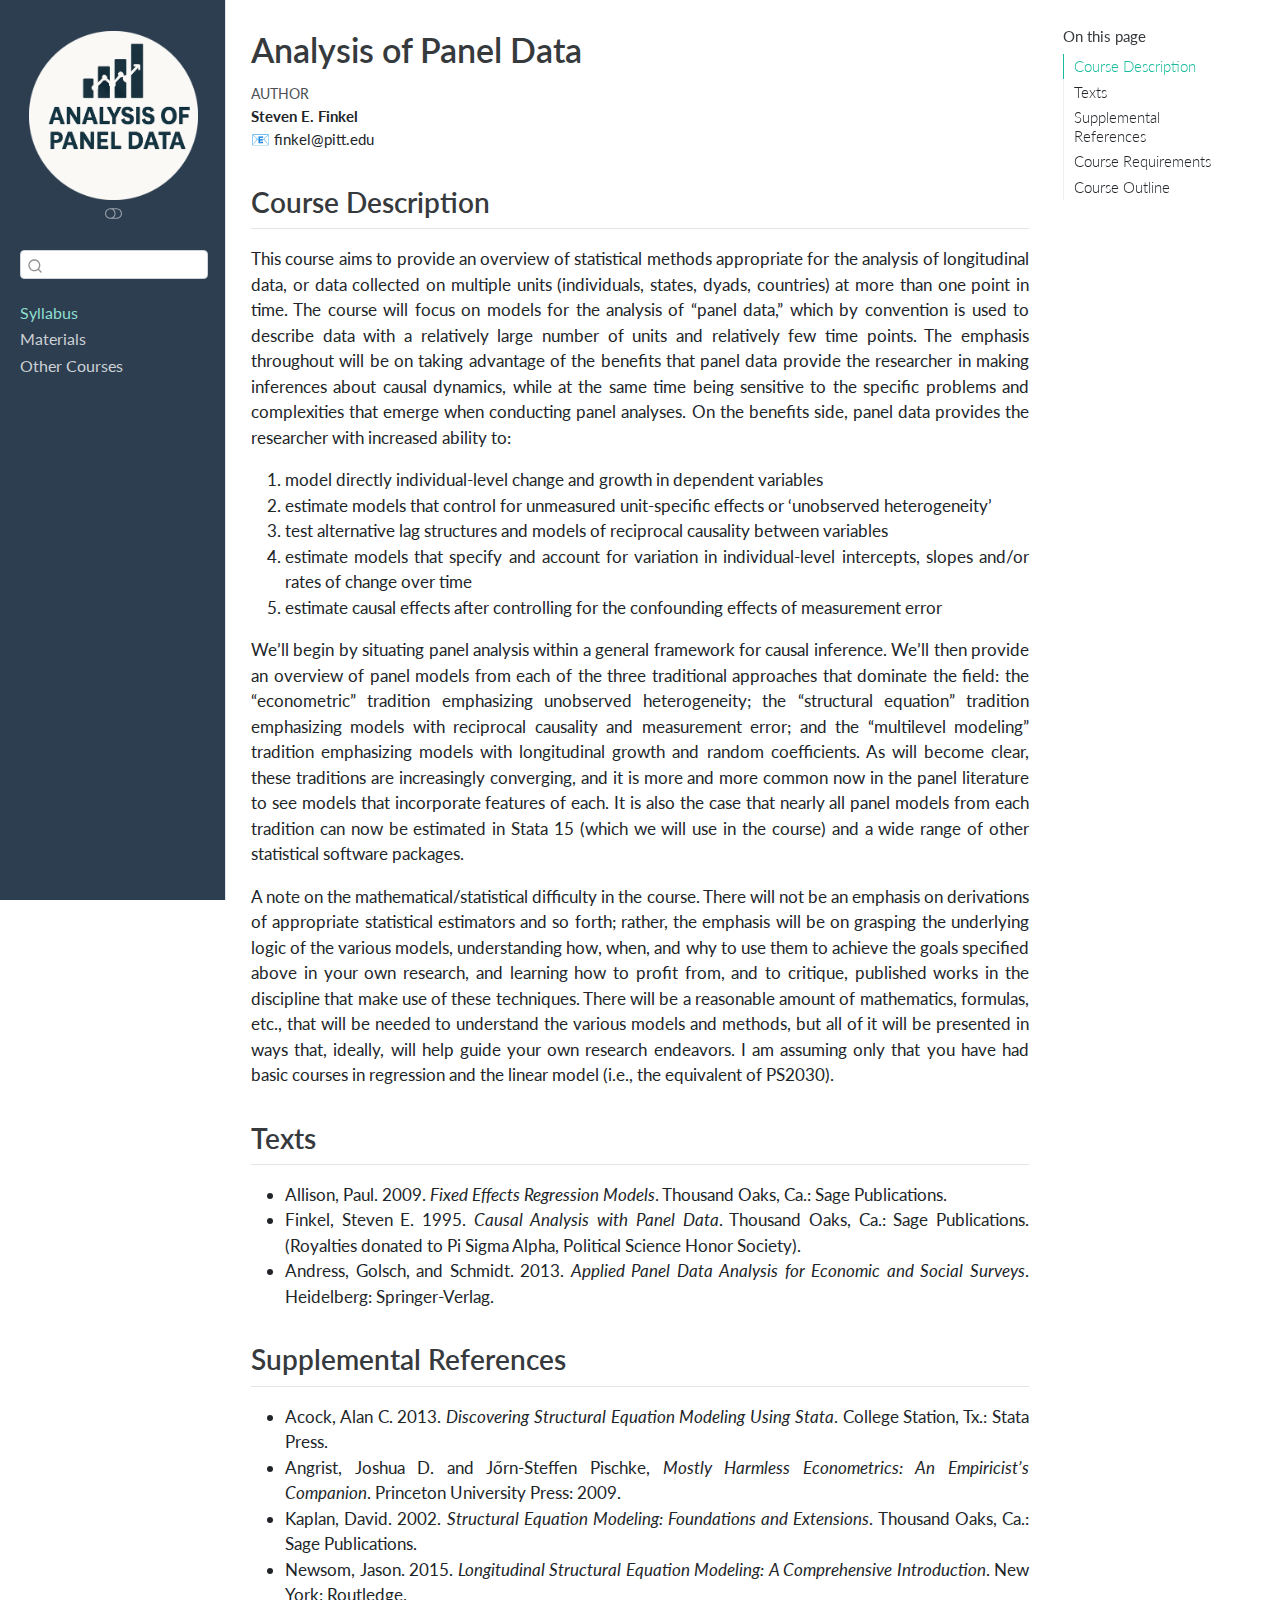
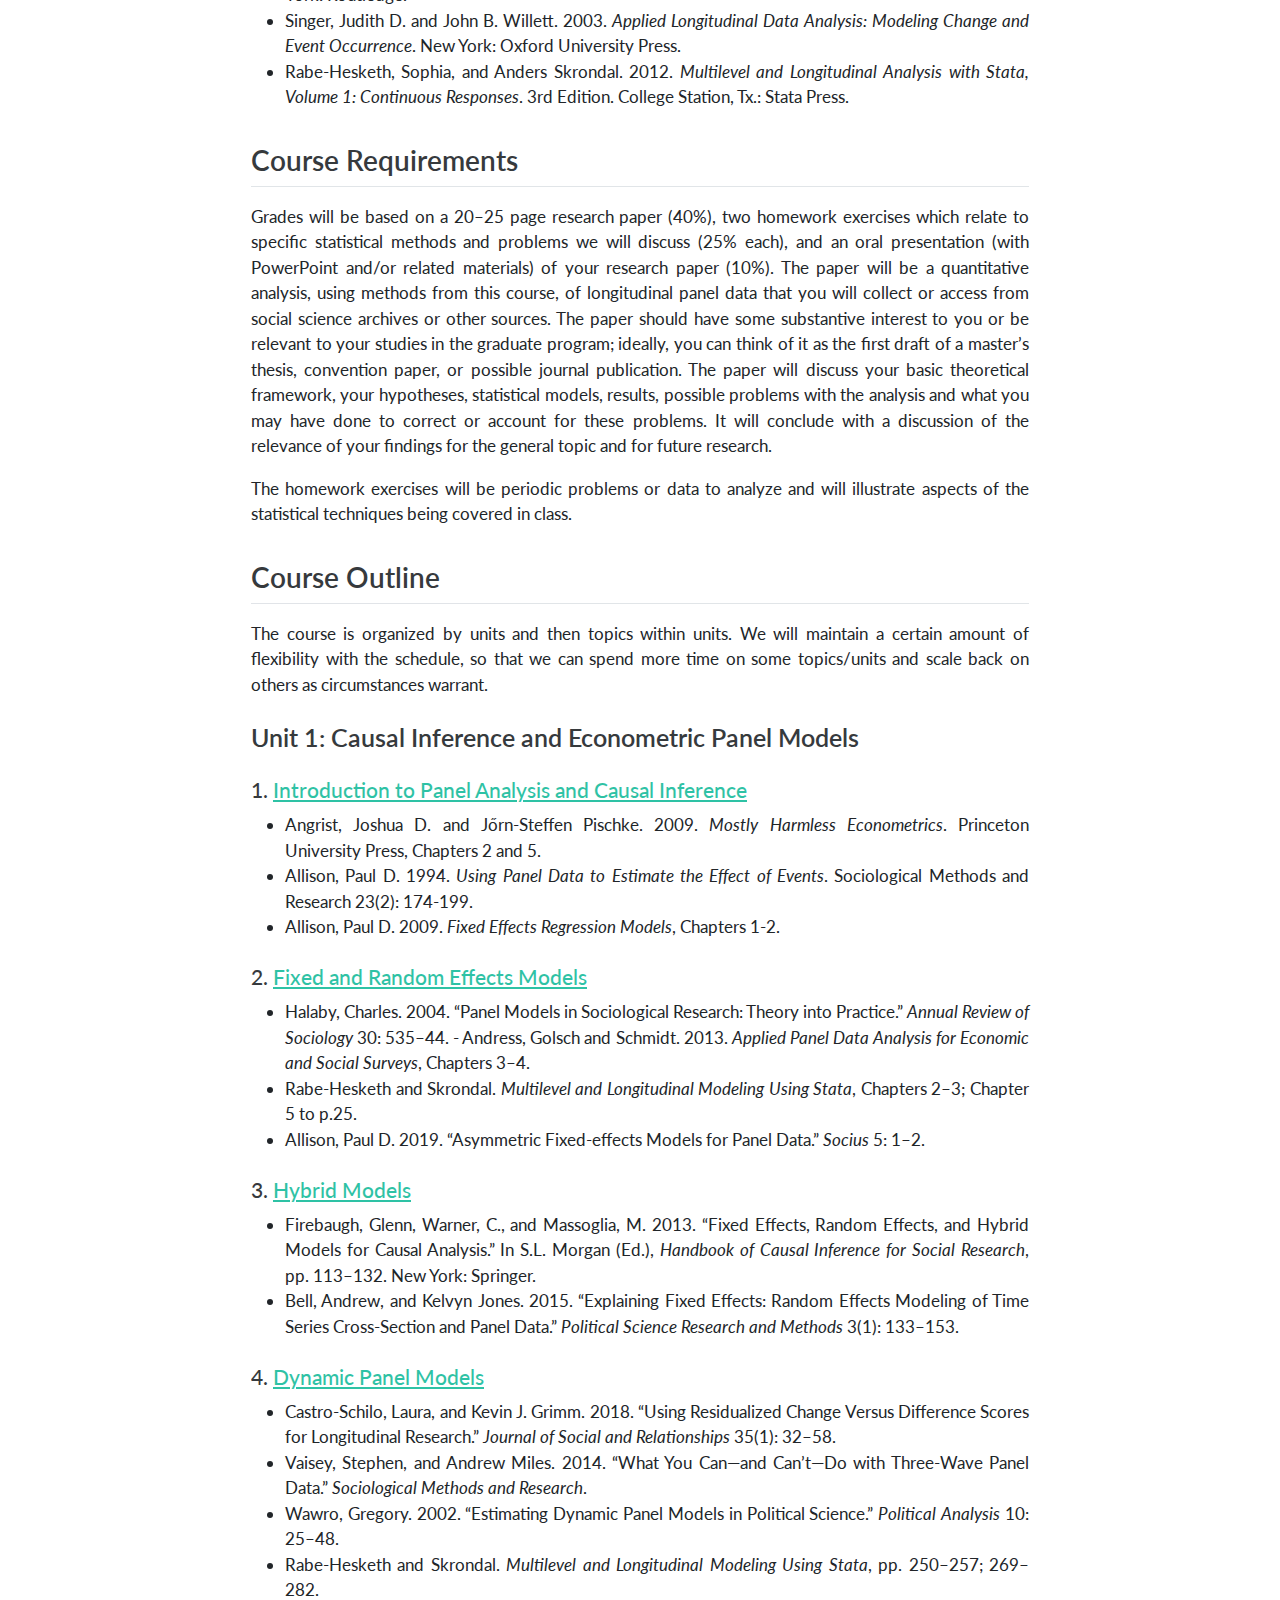
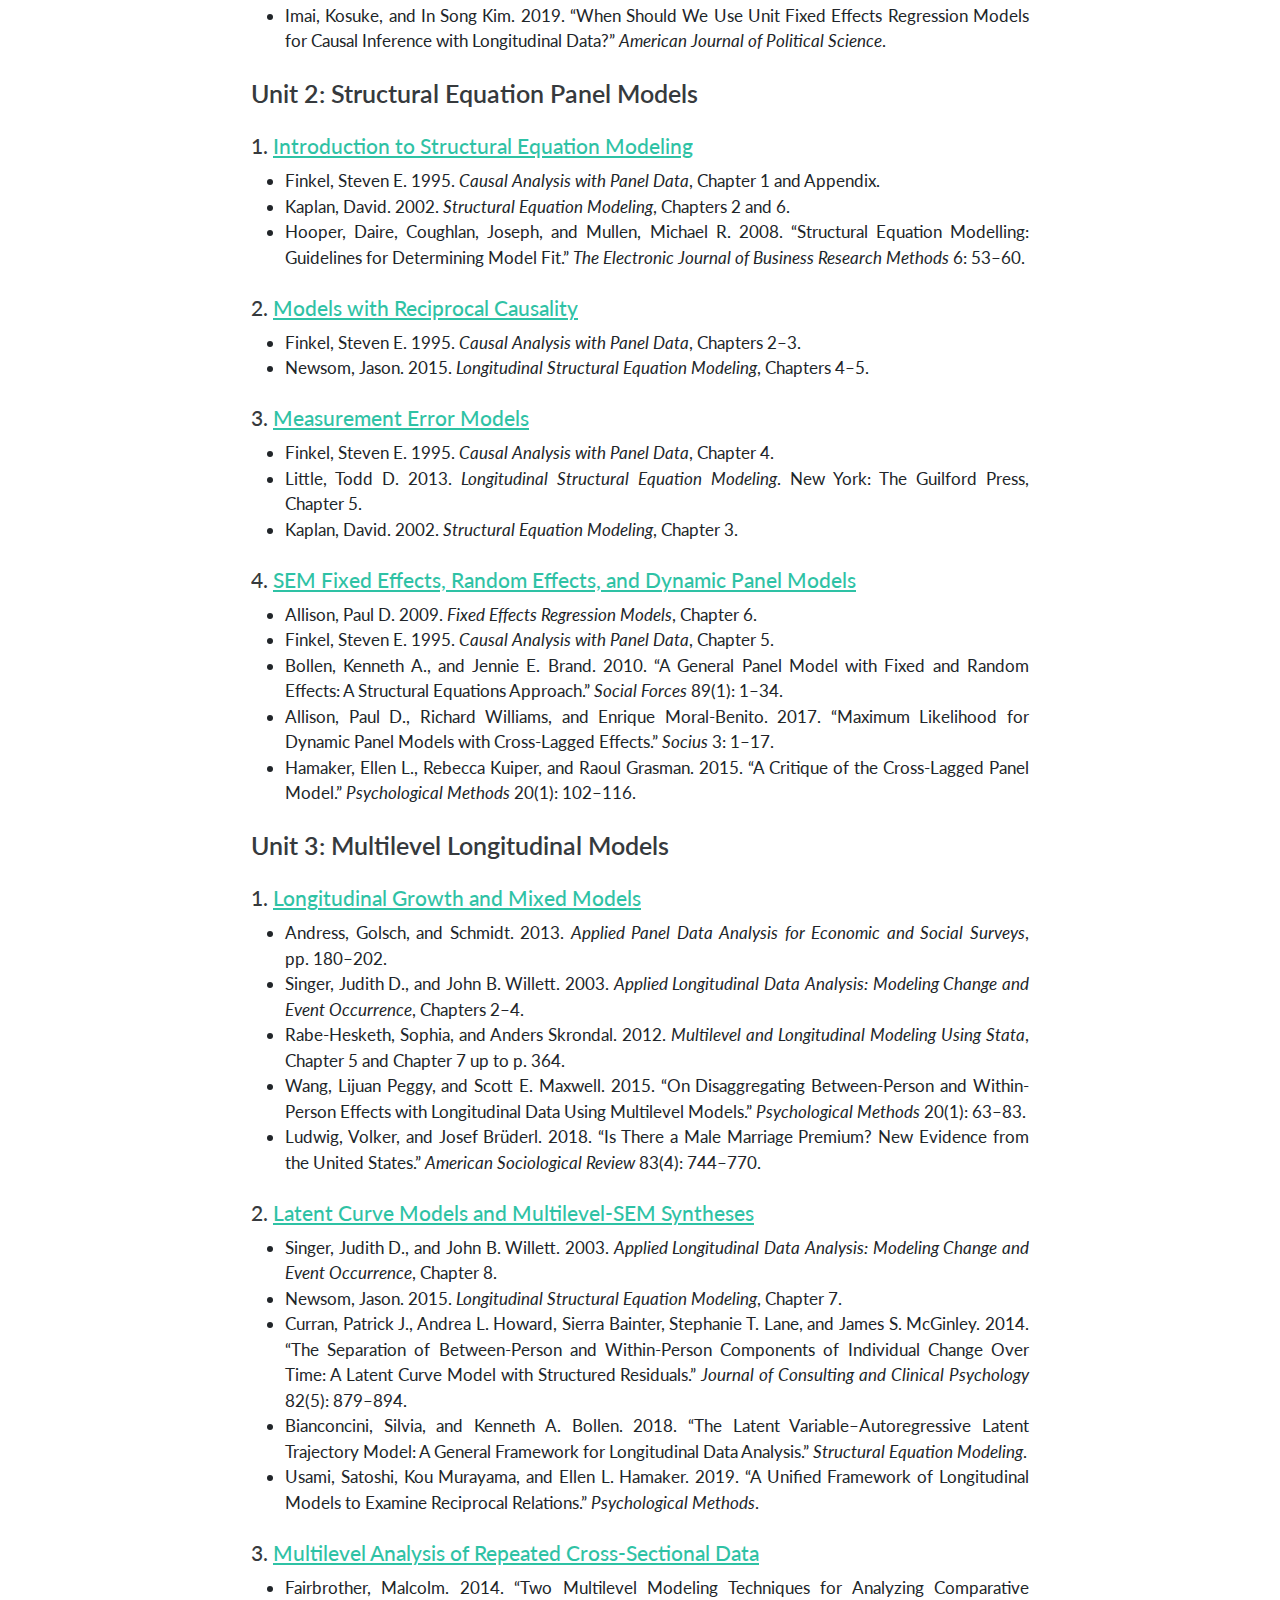
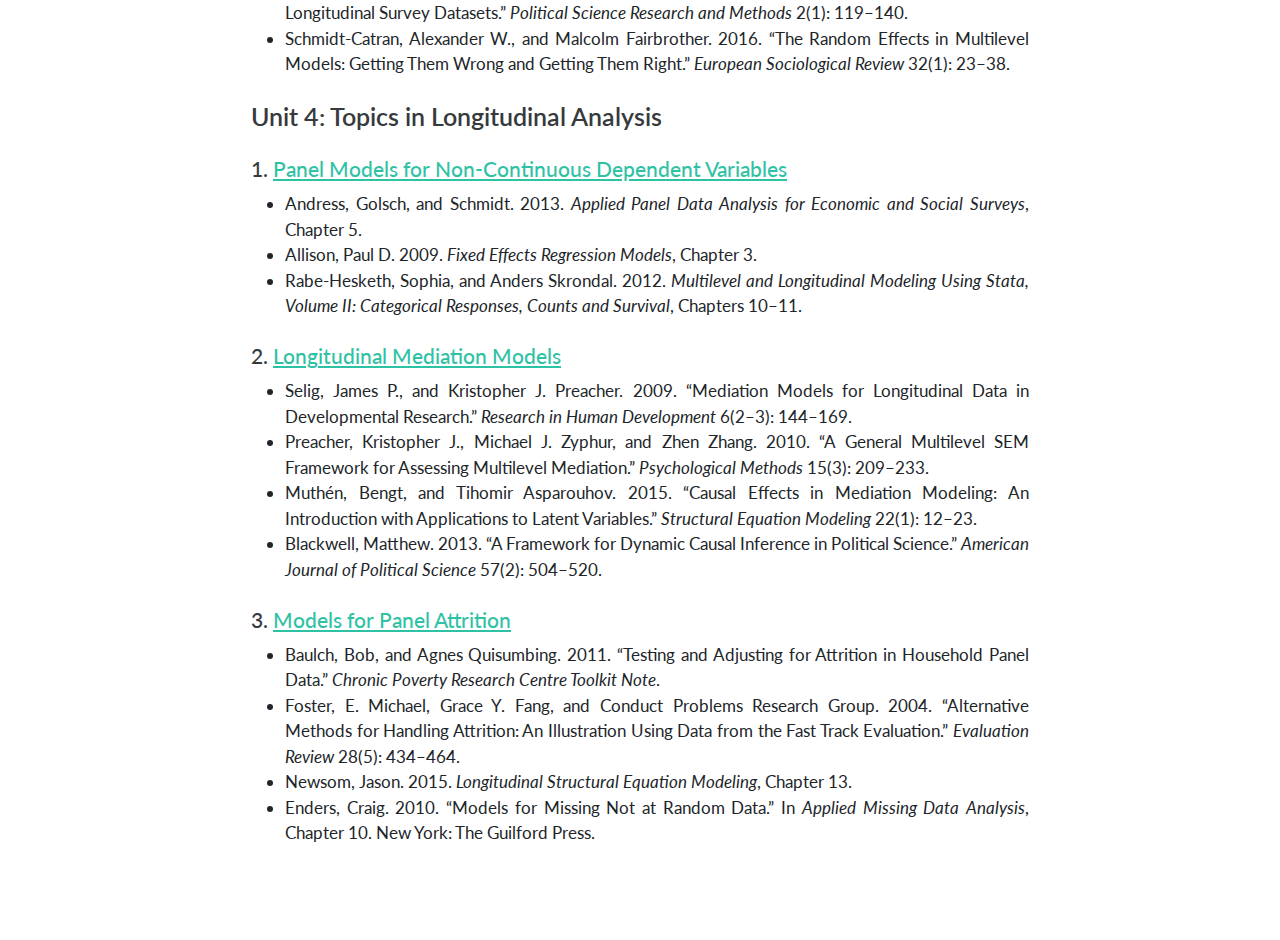
<file: docs/index.html>
<!DOCTYPE html>
<html xmlns="http://www.w3.org/1999/xhtml" lang="en" xml:lang="en"><head>

<meta charset="utf-8">
<meta name="generator" content="quarto-1.3.353">

<meta name="viewport" content="width=device-width, initial-scale=1.0, user-scalable=yes">

<meta name="author" content="Steven E. Finkel 📧 finkel@pitt.edu">

<title>Analysis of Panel Data</title>
<style>
code{white-space: pre-wrap;}
span.smallcaps{font-variant: small-caps;}
div.columns{display: flex; gap: min(4vw, 1.5em);}
div.column{flex: auto; overflow-x: auto;}
div.hanging-indent{margin-left: 1.5em; text-indent: -1.5em;}
ul.task-list{list-style: none;}
ul.task-list li input[type="checkbox"] {
  width: 0.8em;
  margin: 0 0.8em 0.2em -1em; /* quarto-specific, see https://github.com/quarto-dev/quarto-cli/issues/4556 */ 
  vertical-align: middle;
}
</style>


<script src="site_libs/quarto-nav/quarto-nav.js"></script>
<script src="site_libs/clipboard/clipboard.min.js"></script>
<script src="site_libs/quarto-search/autocomplete.umd.js"></script>
<script src="site_libs/quarto-search/fuse.min.js"></script>
<script src="site_libs/quarto-search/quarto-search.js"></script>
<meta name="quarto:offset" content="./">
<script src="site_libs/quarto-html/quarto.js"></script>
<script src="site_libs/quarto-html/popper.min.js"></script>
<script src="site_libs/quarto-html/tippy.umd.min.js"></script>
<link href="site_libs/quarto-html/tippy.css" rel="stylesheet">
<link href="site_libs/quarto-html/quarto-syntax-highlighting.css" rel="stylesheet" class="quarto-color-scheme" id="quarto-text-highlighting-styles">
<link href="site_libs/quarto-html/quarto-syntax-highlighting-dark.css" rel="prefetch" class="quarto-color-scheme quarto-color-alternate" id="quarto-text-highlighting-styles">
<script src="site_libs/bootstrap/bootstrap.min.js"></script>
<link href="site_libs/bootstrap/bootstrap-icons.css" rel="stylesheet">
<link href="site_libs/bootstrap/bootstrap.min.css" rel="stylesheet" class="quarto-color-scheme" id="quarto-bootstrap" data-mode="light">
<link href="site_libs/bootstrap/bootstrap-dark.min.css" rel="prefetch" class="quarto-color-scheme quarto-color-alternate" id="quarto-bootstrap" data-mode="dark">
<script id="quarto-search-options" type="application/json">{
  "location": "sidebar",
  "copy-button": false,
  "collapse-after": 3,
  "panel-placement": "start",
  "type": "textbox",
  "limit": 20,
  "language": {
    "search-no-results-text": "No results",
    "search-matching-documents-text": "matching documents",
    "search-copy-link-title": "Copy link to search",
    "search-hide-matches-text": "Hide additional matches",
    "search-more-match-text": "more match in this document",
    "search-more-matches-text": "more matches in this document",
    "search-clear-button-title": "Clear",
    "search-detached-cancel-button-title": "Cancel",
    "search-submit-button-title": "Submit"
  }
}</script>
<meta name="google-site-verification" content="P-zitzVGzvQSeHPkKdTFETSxi1XEwqcpJITI1MVlfZg">


<link rel="stylesheet" href="styles.css">
</head>

<body class="nav-sidebar docked">

<div id="quarto-search-results"></div>
  <header id="quarto-header" class="headroom fixed-top">
  <nav class="quarto-secondary-nav">
    <div class="container-fluid d-flex">
      <button type="button" class="quarto-btn-toggle btn" data-bs-toggle="collapse" data-bs-target="#quarto-sidebar,#quarto-sidebar-glass" aria-controls="quarto-sidebar" aria-expanded="false" aria-label="Toggle sidebar navigation" onclick="if (window.quartoToggleHeadroom) { window.quartoToggleHeadroom(); }">
        <i class="bi bi-layout-text-sidebar-reverse"></i>
      </button>
      <nav class="quarto-page-breadcrumbs" aria-label="breadcrumb"><ol class="breadcrumb"><li class="breadcrumb-item"><a href="./syllabus.html">Syllabus</a></li></ol></nav>
      <a class="flex-grow-1" role="button" data-bs-toggle="collapse" data-bs-target="#quarto-sidebar,#quarto-sidebar-glass" aria-controls="quarto-sidebar" aria-expanded="false" aria-label="Toggle sidebar navigation" onclick="if (window.quartoToggleHeadroom) { window.quartoToggleHeadroom(); }">      
      </a>
      <button type="button" class="btn quarto-search-button" aria-label="Search" onclick="window.quartoOpenSearch();">
        <i class="bi bi-search"></i>
      </button>
    </div>
  </nav>
</header>
<!-- content -->
<div id="quarto-content" class="quarto-container page-columns page-rows-contents page-layout-full">
<!-- sidebar -->
  <nav id="quarto-sidebar" class="sidebar collapse collapse-horizontal sidebar-navigation docked overflow-auto">
    <div class="pt-lg-2 mt-2 text-center sidebar-header">
      <a href="./index.html" class="sidebar-logo-link">
      <img src="./images/ps2701_logo-modified2.png" alt="" class="sidebar-logo py-0 d-lg-inline d-none">
      </a>
      <div class="sidebar-tools-main">
  <a href="" class="quarto-color-scheme-toggle quarto-navigation-tool  px-1" onclick="window.quartoToggleColorScheme(); return false;" title="Toggle dark mode"><i class="bi"></i></a>
</div>
      </div>
        <div class="mt-2 flex-shrink-0 align-items-center">
        <div class="sidebar-search">
        <div id="quarto-search" class="" title="Search"></div>
        </div>
        </div>
    <div class="sidebar-menu-container"> 
    <ul class="list-unstyled mt-1">
        <li class="sidebar-item">
  <div class="sidebar-item-container"> 
  <a href="./syllabus.html" class="sidebar-item-text sidebar-link active">
 <span class="menu-text">Syllabus</span></a>
  </div>
</li>
        <li class="sidebar-item">
  <div class="sidebar-item-container"> 
  <a href="./materials.html" class="sidebar-item-text sidebar-link">
 <span class="menu-text">Materials</span></a>
  </div>
</li>
        <li class="sidebar-item">
  <div class="sidebar-item-container"> 
  <a href="https://www.stevenfinkel.com/teaching.html" class="sidebar-item-text sidebar-link">
 <span class="menu-text">Other Courses</span></a>
  </div>
</li>
    </ul>
    </div>
</nav>
<div id="quarto-sidebar-glass" data-bs-toggle="collapse" data-bs-target="#quarto-sidebar,#quarto-sidebar-glass"></div>
<!-- margin-sidebar -->
    <div id="quarto-margin-sidebar" class="sidebar margin-sidebar">
        <nav id="TOC" role="doc-toc" class="toc-active">
    <h2 id="toc-title">On this page</h2>
   
  <ul class="collapse">
  <li><a href="#course-description" id="toc-course-description" class="nav-link active" data-scroll-target="#course-description">Course Description</a></li>
  <li><a href="#texts" id="toc-texts" class="nav-link" data-scroll-target="#texts">Texts</a></li>
  <li><a href="#supplemental-references" id="toc-supplemental-references" class="nav-link" data-scroll-target="#supplemental-references">Supplemental References</a></li>
  <li><a href="#course-requirements" id="toc-course-requirements" class="nav-link" data-scroll-target="#course-requirements">Course Requirements</a></li>
  <li><a href="#course-outline" id="toc-course-outline" class="nav-link" data-scroll-target="#course-outline">Course Outline</a></li>
  </ul>
</nav>
    </div>
<!-- main -->
<main class="content column-body" id="quarto-document-content">

<header id="title-block-header" class="quarto-title-block default">
<div class="quarto-title">
<h1 class="title">Analysis of Panel Data</h1>
</div>



<div class="quarto-title-meta">

    <div>
    <div class="quarto-title-meta-heading">Author</div>
    <div class="quarto-title-meta-contents">
             <p><a href="https://www.stevenfinkel.com/about.html" target="_blank"><strong>Steven E. Finkel</strong></a><br><a href="mailto:finkel@pitt.edu">📧 finkel@pitt.edu</a> </p>
          </div>
  </div>
    
  
    
  </div>
  

</header>

<section id="course-description" class="level2">
<h2 data-anchor-id="course-description">Course Description</h2>
<div class="justify-text">
<p>This course aims to provide an overview of statistical methods appropriate for the analysis of longitudinal data, or data collected on multiple units (individuals, states, dyads, countries) at more than one point in time. The course will focus on models for the analysis of “panel data,” which by convention is used to describe data with a relatively large number of units and relatively few time points. The emphasis throughout will be on taking advantage of the benefits that panel data provide the researcher in making inferences about causal dynamics, while at the same time being sensitive to the specific problems and complexities that emerge when conducting panel analyses. On the benefits side, panel data provides the researcher with increased ability to:</p>
<ol type="1">
<li>model directly individual-level change and growth in dependent variables</li>
<li>estimate models that control for unmeasured unit-specific effects or ‘unobserved heterogeneity’</li>
<li>test alternative lag structures and models of reciprocal causality between variables</li>
<li>estimate models that specify and account for variation in individual-level intercepts, slopes and/or rates of change over time</li>
<li>estimate causal effects after controlling for the confounding effects of measurement error</li>
</ol>
<p>We’ll begin by situating panel analysis within a general framework for causal inference. We’ll then provide an overview of panel models from each of the three traditional approaches that dominate the field: the “econometric” tradition emphasizing unobserved heterogeneity; the “structural equation” tradition emphasizing models with reciprocal causality and measurement error; and the “multilevel modeling” tradition emphasizing models with longitudinal growth and random coefficients. As will become clear, these traditions are increasingly converging, and it is more and more common now in the panel literature to see models that incorporate features of each. It is also the case that nearly all panel models from each tradition can now be estimated in Stata 15 (which we will use in the course) and a wide range of other statistical software packages.</p>
<p>A note on the mathematical/statistical difficulty in the course. There will not be an emphasis on derivations of appropriate statistical estimators and so forth; rather, the emphasis will be on grasping the underlying logic of the various models, understanding how, when, and why to use them to achieve the goals specified above in your own research, and learning how to profit from, and to critique, published works in the discipline that make use of these techniques. There will be a reasonable amount of mathematics, formulas, etc., that will be needed to understand the various models and methods, but all of it will be presented in ways that, ideally, will help guide your own research endeavors. I am assuming only that you have had basic courses in regression and the linear model (i.e., the equivalent of PS2030).</p>
</div>
</section>
<section id="texts" class="level2">
<h2 data-anchor-id="texts">Texts</h2>
<div class="justify-text">
<ul>
<li>Allison, Paul. 2009. <em>Fixed Effects Regression Models</em>. Thousand Oaks, Ca.: Sage Publications.</li>
<li>Finkel, Steven E. 1995. <em>Causal Analysis with Panel Data</em>. Thousand Oaks, Ca.: Sage Publications. (Royalties donated to Pi Sigma Alpha, Political Science Honor Society).</li>
<li>Andress, Golsch, and Schmidt. 2013. <em>Applied Panel Data Analysis for Economic and Social Surveys</em>. Heidelberg: Springer-Verlag.</li>
</ul>
</div>
</section>
<section id="supplemental-references" class="level2">
<h2 data-anchor-id="supplemental-references">Supplemental References</h2>
<div class="justify-text">
<ul>
<li>Acock, Alan C. 2013. <em>Discovering Structural Equation Modeling Using Stata</em>. College Station, Tx.: Stata Press.</li>
<li>Angrist, Joshua D. and Jőrn-Steffen Pischke, <em>Mostly Harmless Econometrics: An Empiricist’s Companion</em>. Princeton University Press: 2009.</li>
<li>Kaplan, David. 2002. <em>Structural Equation Modeling: Foundations and Extensions</em>. Thousand Oaks, Ca.: Sage Publications.</li>
<li>Newsom, Jason. 2015. <em>Longitudinal Structural Equation Modeling: A Comprehensive Introduction</em>. New York: Routledge.</li>
<li>Singer, Judith D. and John B. Willett. 2003. <em>Applied Longitudinal Data Analysis: Modeling Change and Event Occurrence</em>. New York: Oxford University Press.</li>
<li>Rabe-Hesketh, Sophia, and Anders Skrondal. 2012. <em>Multilevel and Longitudinal Analysis with Stata, Volume 1: Continuous Responses</em>. 3rd Edition. College Station, Tx.: Stata Press.</li>
</ul>
</div>
</section>
<section id="course-requirements" class="level2">
<h2 data-anchor-id="course-requirements">Course Requirements</h2>
<div class="justify-text">
<p>Grades will be based on a 20–25 page research paper (40%), two homework exercises which relate to specific statistical methods and problems we will discuss (25% each), and an oral presentation (with PowerPoint and/or related materials) of your research paper (10%). The paper will be a quantitative analysis, using methods from this course, of longitudinal panel data that you will collect or access from social science archives or other sources. The paper should have some substantive interest to you or be relevant to your studies in the graduate program; ideally, you can think of it as the first draft of a master’s thesis, convention paper, or possible journal publication. The paper will discuss your basic theoretical framework, your hypotheses, statistical models, results, possible problems with the analysis and what you may have done to correct or account for these problems. It will conclude with a discussion of the relevance of your findings for the general topic and for future research.</p>
<p>The homework exercises will be periodic problems or data to analyze and will illustrate aspects of the statistical techniques being covered in class.</p>
</div>
</section>
<section id="course-outline" class="level2">
<h2 data-anchor-id="course-outline">Course Outline</h2>
<div class="justify-text">
<p>The course is organized by units and then topics within units. We will maintain a certain amount of flexibility with the schedule, so that we can spend more time on some topics/units and scale back on others as circumstances warrant.</p>
<section id="unit-1-causal-inference-and-econometric-panel-models" class="level3">
<h3 data-anchor-id="unit-1-causal-inference-and-econometric-panel-models">Unit 1: Causal Inference and Econometric Panel Models</h3>
<section id="introduction-to-panel-analysis-and-causal-inference" class="level4">
<h4 data-anchor-id="introduction-to-panel-analysis-and-causal-inference">1. <a href="materials.html#introduction-to-panel-analysis">Introduction to Panel Analysis and Causal Inference</a></h4>
<ul>
<li>Angrist, Joshua D. and Jőrn-Steffen Pischke. 2009. <em>Mostly Harmless Econometrics</em>. Princeton University Press, Chapters 2 and 5.<br>
</li>
<li>Allison, Paul D. 1994. <em>Using Panel Data to Estimate the Effect of Events</em>. Sociological Methods and Research 23(2): 174-199.</li>
<li>Allison, Paul D. 2009. <em>Fixed Effects Regression Models</em>, Chapters 1-2.</li>
</ul>
</section>
<section id="fixed-and-random-effects-models" class="level4">
<h4 data-anchor-id="fixed-and-random-effects-models">2. <a href="materials.html#fixed-and-random-effects-models">Fixed and Random Effects Models</a></h4>
<ul>
<li>Halaby, Charles. 2004. “Panel Models in Sociological Research: Theory into Practice.” <em>Annual Review of Sociology</em> 30: 535–44. - Andress, Golsch and Schmidt. 2013. <em>Applied Panel Data Analysis for Economic and Social Surveys</em>, Chapters 3–4.<br>
</li>
<li>Rabe-Hesketh and Skrondal. <em>Multilevel and Longitudinal Modeling Using Stata</em>, Chapters 2–3; Chapter 5 to p.25.<br>
</li>
<li>Allison, Paul D. 2019. “Asymmetric Fixed-effects Models for Panel Data.” <em>Socius</em> 5: 1–2.</li>
</ul>
</section>
<section id="hybrid-models" class="level4">
<h4 data-anchor-id="hybrid-models">3. <a href="materials.html#hybrid-models">Hybrid Models</a></h4>
<ul>
<li>Firebaugh, Glenn, Warner, C., and Massoglia, M. 2013. “Fixed Effects, Random Effects, and Hybrid Models for Causal Analysis.” In S.L. Morgan (Ed.), <em>Handbook of Causal Inference for Social Research</em>, pp.&nbsp;113–132. New York: Springer.<br>
</li>
<li>Bell, Andrew, and Kelvyn Jones. 2015. “Explaining Fixed Effects: Random Effects Modeling of Time Series Cross-Section and Panel Data.” <em>Political Science Research and Methods</em> 3(1): 133–153.</li>
</ul>
</section>
<section id="dynamic-panel-models" class="level4">
<h4 data-anchor-id="dynamic-panel-models">4. <a href="materials.html#dynamic-panel-models">Dynamic Panel Models</a></h4>
<ul>
<li>Castro-Schilo, Laura, and Kevin J. Grimm. 2018. “Using Residualized Change Versus Difference Scores for Longitudinal Research.” <em>Journal of Social and Relationships</em> 35(1): 32–58.<br>
</li>
<li>Vaisey, Stephen, and Andrew Miles. 2014. “What You Can—and Can’t—Do with Three-Wave Panel Data.” <em>Sociological Methods and Research</em>.<br>
</li>
<li>Wawro, Gregory. 2002. “Estimating Dynamic Panel Models in Political Science.” <em>Political Analysis</em> 10: 25–48.<br>
</li>
<li>Rabe-Hesketh and Skrondal. <em>Multilevel and Longitudinal Modeling Using Stata</em>, pp.&nbsp;250–257; 269–282.<br>
</li>
<li>Imai, Kosuke, and In Song Kim. 2019. “When Should We Use Unit Fixed Effects Regression Models for Causal Inference with Longitudinal Data?” <em>American Journal of Political Science</em>.</li>
</ul>
</section>
</section>
<section id="unit-2-structural-equation-panel-models" class="level3">
<h3 data-anchor-id="unit-2-structural-equation-panel-models">Unit 2: Structural Equation Panel Models</h3>
<section id="introduction-to-structural-equation-modeling" class="level4">
<h4 data-anchor-id="introduction-to-structural-equation-modeling">1. <a href="materials.html#introduction-to-sem">Introduction to Structural Equation Modeling</a></h4>
<ul>
<li>Finkel, Steven E. 1995. <em>Causal Analysis with Panel Data</em>, Chapter 1 and Appendix.<br>
</li>
<li>Kaplan, David. 2002. <em>Structural Equation Modeling</em>, Chapters 2 and 6.<br>
</li>
<li>Hooper, Daire, Coughlan, Joseph, and Mullen, Michael R. 2008. “Structural Equation Modelling: Guidelines for Determining Model Fit.” <em>The Electronic Journal of Business Research Methods</em> 6: 53–60.</li>
</ul>
</section>
<section id="models-with-reciprocal-causality" class="level4">
<h4 data-anchor-id="models-with-reciprocal-causality">2. <a href="materials.html#models-with-reciprocal-causality">Models with Reciprocal Causality</a></h4>
<ul>
<li>Finkel, Steven E. 1995. <em>Causal Analysis with Panel Data</em>, Chapters 2–3.<br>
</li>
<li>Newsom, Jason. 2015. <em>Longitudinal Structural Equation Modeling</em>, Chapters 4–5.</li>
</ul>
</section>
<section id="measurement-error-models" class="level4">
<h4 data-anchor-id="measurement-error-models">3. <a href="materials.html#measurement-error-models">Measurement Error Models</a></h4>
<ul>
<li>Finkel, Steven E. 1995. <em>Causal Analysis with Panel Data</em>, Chapter 4.<br>
</li>
<li>Little, Todd D. 2013. <em>Longitudinal Structural Equation Modeling</em>. New York: The Guilford Press, Chapter 5.<br>
</li>
<li>Kaplan, David. 2002. <em>Structural Equation Modeling</em>, Chapter 3.</li>
</ul>
</section>
<section id="sem-fixed-effects-random-effects-and-dynamic-panel-models" class="level4">
<h4 data-anchor-id="sem-fixed-effects-random-effects-and-dynamic-panel-models">4. <a href="materials.html#sem-fe-re-dynamic-models">SEM Fixed Effects, Random Effects, and Dynamic Panel Models</a></h4>
<ul>
<li>Allison, Paul D. 2009. <em>Fixed Effects Regression Models</em>, Chapter 6.<br>
</li>
<li>Finkel, Steven E. 1995. <em>Causal Analysis with Panel Data</em>, Chapter 5.<br>
</li>
<li>Bollen, Kenneth A., and Jennie E. Brand. 2010. “A General Panel Model with Fixed and Random Effects: A Structural Equations Approach.” <em>Social Forces</em> 89(1): 1–34.<br>
</li>
<li>Allison, Paul D., Richard Williams, and Enrique Moral-Benito. 2017. “Maximum Likelihood for Dynamic Panel Models with Cross-Lagged Effects.” <em>Socius</em> 3: 1–17.<br>
</li>
<li>Hamaker, Ellen L., Rebecca Kuiper, and Raoul Grasman. 2015. “A Critique of the Cross-Lagged Panel Model.” <em>Psychological Methods</em> 20(1): 102–116.</li>
</ul>
</section>
</section>
<section id="unit-3-multilevel-longitudinal-models" class="level3">
<h3 data-anchor-id="unit-3-multilevel-longitudinal-models">Unit 3: Multilevel Longitudinal Models</h3>
<section id="longitudinal-growth-and-mixed-models" class="level4">
<h4 data-anchor-id="longitudinal-growth-and-mixed-models">1. <a href="materials.html#longitudinal-growth-and-mixed-models">Longitudinal Growth and Mixed Models</a></h4>
<ul>
<li>Andress, Golsch, and Schmidt. 2013. <em>Applied Panel Data Analysis for Economic and Social Surveys</em>, pp.&nbsp;180–202.<br>
</li>
<li>Singer, Judith D., and John B. Willett. 2003. <em>Applied Longitudinal Data Analysis: Modeling Change and Event Occurrence</em>, Chapters 2–4.<br>
</li>
<li>Rabe-Hesketh, Sophia, and Anders Skrondal. 2012. <em>Multilevel and Longitudinal Modeling Using Stata</em>, Chapter 5 and Chapter 7 up to p.&nbsp;364.<br>
</li>
<li>Wang, Lijuan Peggy, and Scott E. Maxwell. 2015. “On Disaggregating Between-Person and Within-Person Effects with Longitudinal Data Using Multilevel Models.” <em>Psychological Methods</em> 20(1): 63–83.</li>
<li>Ludwig, Volker, and Josef Brüderl. 2018. “Is There a Male Marriage Premium? New Evidence from the United States.” <em>American Sociological Review</em> 83(4): 744–770.</li>
</ul>
</section>
<section id="latent-curve-models-and-multilevel-sem-syntheses" class="level4">
<h4 data-anchor-id="latent-curve-models-and-multilevel-sem-syntheses">2. <a href="materials.html#latent-curve-multilevel-sem">Latent Curve Models and Multilevel-SEM Syntheses</a></h4>
<ul>
<li>Singer, Judith D., and John B. Willett. 2003. <em>Applied Longitudinal Data Analysis: Modeling Change and Event Occurrence</em>, Chapter 8.<br>
</li>
<li>Newsom, Jason. 2015. <em>Longitudinal Structural Equation Modeling</em>, Chapter 7.<br>
</li>
<li>Curran, Patrick J., Andrea L. Howard, Sierra Bainter, Stephanie T. Lane, and James S. McGinley. 2014. “The Separation of Between-Person and Within-Person Components of Individual Change Over Time: A Latent Curve Model with Structured Residuals.” <em>Journal of Consulting and Clinical Psychology</em> 82(5): 879–894.<br>
</li>
<li>Bianconcini, Silvia, and Kenneth A. Bollen. 2018. “The Latent Variable–Autoregressive Latent Trajectory Model: A General Framework for Longitudinal Data Analysis.” <em>Structural Equation Modeling</em>.<br>
</li>
<li>Usami, Satoshi, Kou Murayama, and Ellen L. Hamaker. 2019. “A Unified Framework of Longitudinal Models to Examine Reciprocal Relations.” <em>Psychological Methods</em>.</li>
</ul>
</section>
<section id="multilevel-analysis-of-repeated-cross-sectional-data" class="level4">
<h4 data-anchor-id="multilevel-analysis-of-repeated-cross-sectional-data">3. <a href="materials.html#repeated-cross-sectional-analysis">Multilevel Analysis of Repeated Cross-Sectional Data</a></h4>
<ul>
<li>Fairbrother, Malcolm. 2014. “Two Multilevel Modeling Techniques for Analyzing Comparative Longitudinal Survey Datasets.” <em>Political Science Research and Methods</em> 2(1): 119–140.<br>
</li>
<li>Schmidt-Catran, Alexander W., and Malcolm Fairbrother. 2016. “The Random Effects in Multilevel Models: Getting Them Wrong and Getting Them Right.” <em>European Sociological Review</em> 32(1): 23–38.</li>
</ul>
</section>
</section>
<section id="unit-4-topics-in-longitudinal-analysis" class="level3">
<h3 data-anchor-id="unit-4-topics-in-longitudinal-analysis">Unit 4: Topics in Longitudinal Analysis</h3>
<section id="panel-models-for-non-continuous-dependent-variables" class="level4">
<h4 data-anchor-id="panel-models-for-non-continuous-dependent-variables">1. <a href="materials.html#non-continuous-dv-models">Panel Models for Non-Continuous Dependent Variables</a></h4>
<ul>
<li>Andress, Golsch, and Schmidt. 2013. <em>Applied Panel Data Analysis for Economic and Social Surveys</em>, Chapter 5.<br>
</li>
<li>Allison, Paul D. 2009. <em>Fixed Effects Regression Models</em>, Chapter 3.</li>
<li>Rabe-Hesketh, Sophia, and Anders Skrondal. 2012. <em>Multilevel and Longitudinal Modeling Using Stata, Volume II: Categorical Responses, Counts and Survival</em>, Chapters 10–11.</li>
</ul>
</section>
<section id="longitudinal-mediation-models" class="level4">
<h4 data-anchor-id="longitudinal-mediation-models">2. <a href="materials.html#longitudinal-mediation-models">Longitudinal Mediation Models</a></h4>
<ul>
<li>Selig, James P., and Kristopher J. Preacher. 2009. “Mediation Models for Longitudinal Data in Developmental Research.” <em>Research in Human Development</em> 6(2–3): 144–169.<br>
</li>
<li>Preacher, Kristopher J., Michael J. Zyphur, and Zhen Zhang. 2010. “A General Multilevel SEM Framework for Assessing Multilevel Mediation.” <em>Psychological Methods</em> 15(3): 209–233.<br>
</li>
<li>Muthén, Bengt, and Tihomir Asparouhov. 2015. “Causal Effects in Mediation Modeling: An Introduction with Applications to Latent Variables.” <em>Structural Equation Modeling</em> 22(1): 12–23.</li>
<li>Blackwell, Matthew. 2013. “A Framework for Dynamic Causal Inference in Political Science.” <em>American Journal of Political Science</em> 57(2): 504–520.</li>
</ul>
</section>
<section id="models-for-panel-attrition" class="level4">
<h4 data-anchor-id="models-for-panel-attrition">3. <a href="materials.html#models-for-panel-attrition">Models for Panel Attrition</a></h4>
<ul>
<li>Baulch, Bob, and Agnes Quisumbing. 2011. “Testing and Adjusting for Attrition in Household Panel Data.” <em>Chronic Poverty Research Centre Toolkit Note</em>.<br>
</li>
<li>Foster, E. Michael, Grace Y. Fang, and Conduct Problems Research Group. 2004. “Alternative Methods for Handling Attrition: An Illustration Using Data from the Fast Track Evaluation.” <em>Evaluation Review</em> 28(5): 434–464.<br>
</li>
<li>Newsom, Jason. 2015. <em>Longitudinal Structural Equation Modeling</em>, Chapter 13.<br>
</li>
<li>Enders, Craig. 2010. “Models for Missing Not at Random Data.” In <em>Applied Missing Data Analysis</em>, Chapter 10. New York: The Guilford Press.</li>
</ul>
</section>
</section>
</div>


</section>

</main> <!-- /main -->
<script id="quarto-html-after-body" type="application/javascript">
window.document.addEventListener("DOMContentLoaded", function (event) {
  const toggleBodyColorMode = (bsSheetEl) => {
    const mode = bsSheetEl.getAttribute("data-mode");
    const bodyEl = window.document.querySelector("body");
    if (mode === "dark") {
      bodyEl.classList.add("quarto-dark");
      bodyEl.classList.remove("quarto-light");
    } else {
      bodyEl.classList.add("quarto-light");
      bodyEl.classList.remove("quarto-dark");
    }
  }
  const toggleBodyColorPrimary = () => {
    const bsSheetEl = window.document.querySelector("link#quarto-bootstrap");
    if (bsSheetEl) {
      toggleBodyColorMode(bsSheetEl);
    }
  }
  toggleBodyColorPrimary();  
  const disableStylesheet = (stylesheets) => {
    for (let i=0; i < stylesheets.length; i++) {
      const stylesheet = stylesheets[i];
      stylesheet.rel = 'prefetch';
    }
  }
  const enableStylesheet = (stylesheets) => {
    for (let i=0; i < stylesheets.length; i++) {
      const stylesheet = stylesheets[i];
      stylesheet.rel = 'stylesheet';
    }
  }
  const manageTransitions = (selector, allowTransitions) => {
    const els = window.document.querySelectorAll(selector);
    for (let i=0; i < els.length; i++) {
      const el = els[i];
      if (allowTransitions) {
        el.classList.remove('notransition');
      } else {
        el.classList.add('notransition');
      }
    }
  }
  const toggleColorMode = (alternate) => {
    // Switch the stylesheets
    const alternateStylesheets = window.document.querySelectorAll('link.quarto-color-scheme.quarto-color-alternate');
    manageTransitions('#quarto-margin-sidebar .nav-link', false);
    if (alternate) {
      enableStylesheet(alternateStylesheets);
      for (const sheetNode of alternateStylesheets) {
        if (sheetNode.id === "quarto-bootstrap") {
          toggleBodyColorMode(sheetNode);
        }
      }
    } else {
      disableStylesheet(alternateStylesheets);
      toggleBodyColorPrimary();
    }
    manageTransitions('#quarto-margin-sidebar .nav-link', true);
    // Switch the toggles
    const toggles = window.document.querySelectorAll('.quarto-color-scheme-toggle');
    for (let i=0; i < toggles.length; i++) {
      const toggle = toggles[i];
      if (toggle) {
        if (alternate) {
          toggle.classList.add("alternate");     
        } else {
          toggle.classList.remove("alternate");
        }
      }
    }
    // Hack to workaround the fact that safari doesn't
    // properly recolor the scrollbar when toggling (#1455)
    if (navigator.userAgent.indexOf('Safari') > 0 && navigator.userAgent.indexOf('Chrome') == -1) {
      manageTransitions("body", false);
      window.scrollTo(0, 1);
      setTimeout(() => {
        window.scrollTo(0, 0);
        manageTransitions("body", true);
      }, 40);  
    }
  }
  const isFileUrl = () => { 
    return window.location.protocol === 'file:';
  }
  const hasAlternateSentinel = () => {  
    let styleSentinel = getColorSchemeSentinel();
    if (styleSentinel !== null) {
      return styleSentinel === "alternate";
    } else {
      return false;
    }
  }
  const setStyleSentinel = (alternate) => {
    const value = alternate ? "alternate" : "default";
    if (!isFileUrl()) {
      window.localStorage.setItem("quarto-color-scheme", value);
    } else {
      localAlternateSentinel = value;
    }
  }
  const getColorSchemeSentinel = () => {
    if (!isFileUrl()) {
      const storageValue = window.localStorage.getItem("quarto-color-scheme");
      return storageValue != null ? storageValue : localAlternateSentinel;
    } else {
      return localAlternateSentinel;
    }
  }
  let localAlternateSentinel = 'default';
  // Dark / light mode switch
  window.quartoToggleColorScheme = () => {
    // Read the current dark / light value 
    let toAlternate = !hasAlternateSentinel();
    toggleColorMode(toAlternate);
    setStyleSentinel(toAlternate);
  };
  // Ensure there is a toggle, if there isn't float one in the top right
  if (window.document.querySelector('.quarto-color-scheme-toggle') === null) {
    const a = window.document.createElement('a');
    a.classList.add('top-right');
    a.classList.add('quarto-color-scheme-toggle');
    a.href = "";
    a.onclick = function() { try { window.quartoToggleColorScheme(); } catch {} return false; };
    const i = window.document.createElement("i");
    i.classList.add('bi');
    a.appendChild(i);
    window.document.body.appendChild(a);
  }
  // Switch to dark mode if need be
  if (hasAlternateSentinel()) {
    toggleColorMode(true);
  } else {
    toggleColorMode(false);
  }
  const isCodeAnnotation = (el) => {
    for (const clz of el.classList) {
      if (clz.startsWith('code-annotation-')) {                     
        return true;
      }
    }
    return false;
  }
  const clipboard = new window.ClipboardJS('.code-copy-button', {
    text: function(trigger) {
      const codeEl = trigger.previousElementSibling.cloneNode(true);
      for (const childEl of codeEl.children) {
        if (isCodeAnnotation(childEl)) {
          childEl.remove();
        }
      }
      return codeEl.innerText;
    }
  });
  clipboard.on('success', function(e) {
    // button target
    const button = e.trigger;
    // don't keep focus
    button.blur();
    // flash "checked"
    button.classList.add('code-copy-button-checked');
    var currentTitle = button.getAttribute("title");
    button.setAttribute("title", "Copied!");
    let tooltip;
    if (window.bootstrap) {
      button.setAttribute("data-bs-toggle", "tooltip");
      button.setAttribute("data-bs-placement", "left");
      button.setAttribute("data-bs-title", "Copied!");
      tooltip = new bootstrap.Tooltip(button, 
        { trigger: "manual", 
          customClass: "code-copy-button-tooltip",
          offset: [0, -8]});
      tooltip.show();    
    }
    setTimeout(function() {
      if (tooltip) {
        tooltip.hide();
        button.removeAttribute("data-bs-title");
        button.removeAttribute("data-bs-toggle");
        button.removeAttribute("data-bs-placement");
      }
      button.setAttribute("title", currentTitle);
      button.classList.remove('code-copy-button-checked');
    }, 1000);
    // clear code selection
    e.clearSelection();
  });
  function tippyHover(el, contentFn) {
    const config = {
      allowHTML: true,
      content: contentFn,
      maxWidth: 500,
      delay: 100,
      arrow: false,
      appendTo: function(el) {
          return el.parentElement;
      },
      interactive: true,
      interactiveBorder: 10,
      theme: 'quarto',
      placement: 'bottom-start'
    };
    window.tippy(el, config); 
  }
  const noterefs = window.document.querySelectorAll('a[role="doc-noteref"]');
  for (var i=0; i<noterefs.length; i++) {
    const ref = noterefs[i];
    tippyHover(ref, function() {
      // use id or data attribute instead here
      let href = ref.getAttribute('data-footnote-href') || ref.getAttribute('href');
      try { href = new URL(href).hash; } catch {}
      const id = href.replace(/^#\/?/, "");
      const note = window.document.getElementById(id);
      return note.innerHTML;
    });
  }
      let selectedAnnoteEl;
      const selectorForAnnotation = ( cell, annotation) => {
        let cellAttr = 'data-code-cell="' + cell + '"';
        let lineAttr = 'data-code-annotation="' +  annotation + '"';
        const selector = 'span[' + cellAttr + '][' + lineAttr + ']';
        return selector;
      }
      const selectCodeLines = (annoteEl) => {
        const doc = window.document;
        const targetCell = annoteEl.getAttribute("data-target-cell");
        const targetAnnotation = annoteEl.getAttribute("data-target-annotation");
        const annoteSpan = window.document.querySelector(selectorForAnnotation(targetCell, targetAnnotation));
        const lines = annoteSpan.getAttribute("data-code-lines").split(",");
        const lineIds = lines.map((line) => {
          return targetCell + "-" + line;
        })
        let top = null;
        let height = null;
        let parent = null;
        if (lineIds.length > 0) {
            //compute the position of the single el (top and bottom and make a div)
            const el = window.document.getElementById(lineIds[0]);
            top = el.offsetTop;
            height = el.offsetHeight;
            parent = el.parentElement.parentElement;
          if (lineIds.length > 1) {
            const lastEl = window.document.getElementById(lineIds[lineIds.length - 1]);
            const bottom = lastEl.offsetTop + lastEl.offsetHeight;
            height = bottom - top;
          }
          if (top !== null && height !== null && parent !== null) {
            // cook up a div (if necessary) and position it 
            let div = window.document.getElementById("code-annotation-line-highlight");
            if (div === null) {
              div = window.document.createElement("div");
              div.setAttribute("id", "code-annotation-line-highlight");
              div.style.position = 'absolute';
              parent.appendChild(div);
            }
            div.style.top = top - 2 + "px";
            div.style.height = height + 4 + "px";
            let gutterDiv = window.document.getElementById("code-annotation-line-highlight-gutter");
            if (gutterDiv === null) {
              gutterDiv = window.document.createElement("div");
              gutterDiv.setAttribute("id", "code-annotation-line-highlight-gutter");
              gutterDiv.style.position = 'absolute';
              const codeCell = window.document.getElementById(targetCell);
              const gutter = codeCell.querySelector('.code-annotation-gutter');
              gutter.appendChild(gutterDiv);
            }
            gutterDiv.style.top = top - 2 + "px";
            gutterDiv.style.height = height + 4 + "px";
          }
          selectedAnnoteEl = annoteEl;
        }
      };
      const unselectCodeLines = () => {
        const elementsIds = ["code-annotation-line-highlight", "code-annotation-line-highlight-gutter"];
        elementsIds.forEach((elId) => {
          const div = window.document.getElementById(elId);
          if (div) {
            div.remove();
          }
        });
        selectedAnnoteEl = undefined;
      };
      // Attach click handler to the DT
      const annoteDls = window.document.querySelectorAll('dt[data-target-cell]');
      for (const annoteDlNode of annoteDls) {
        annoteDlNode.addEventListener('click', (event) => {
          const clickedEl = event.target;
          if (clickedEl !== selectedAnnoteEl) {
            unselectCodeLines();
            const activeEl = window.document.querySelector('dt[data-target-cell].code-annotation-active');
            if (activeEl) {
              activeEl.classList.remove('code-annotation-active');
            }
            selectCodeLines(clickedEl);
            clickedEl.classList.add('code-annotation-active');
          } else {
            // Unselect the line
            unselectCodeLines();
            clickedEl.classList.remove('code-annotation-active');
          }
        });
      }
  const findCites = (el) => {
    const parentEl = el.parentElement;
    if (parentEl) {
      const cites = parentEl.dataset.cites;
      if (cites) {
        return {
          el,
          cites: cites.split(' ')
        };
      } else {
        return findCites(el.parentElement)
      }
    } else {
      return undefined;
    }
  };
  var bibliorefs = window.document.querySelectorAll('a[role="doc-biblioref"]');
  for (var i=0; i<bibliorefs.length; i++) {
    const ref = bibliorefs[i];
    const citeInfo = findCites(ref);
    if (citeInfo) {
      tippyHover(citeInfo.el, function() {
        var popup = window.document.createElement('div');
        citeInfo.cites.forEach(function(cite) {
          var citeDiv = window.document.createElement('div');
          citeDiv.classList.add('hanging-indent');
          citeDiv.classList.add('csl-entry');
          var biblioDiv = window.document.getElementById('ref-' + cite);
          if (biblioDiv) {
            citeDiv.innerHTML = biblioDiv.innerHTML;
          }
          popup.appendChild(citeDiv);
        });
        return popup.innerHTML;
      });
    }
  }
});
</script>
</div> <!-- /content -->



</body></html>
</file>
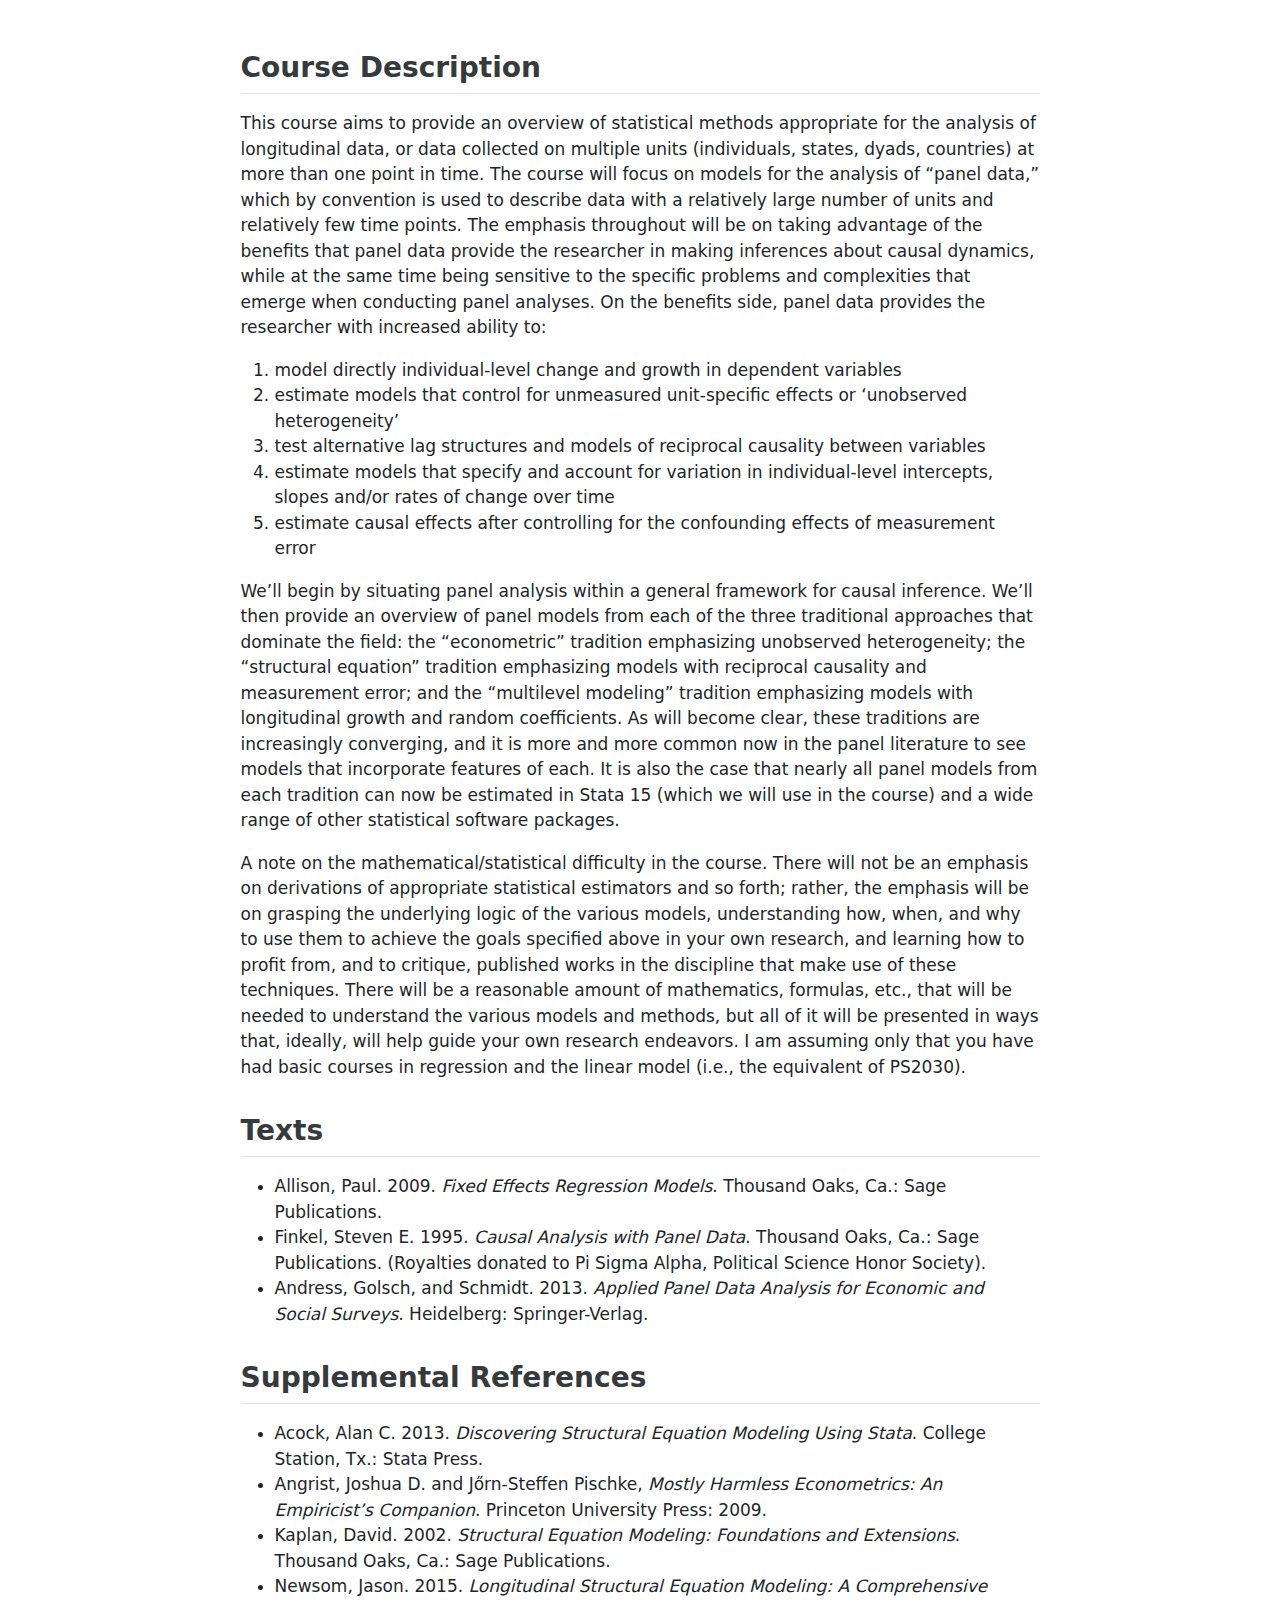
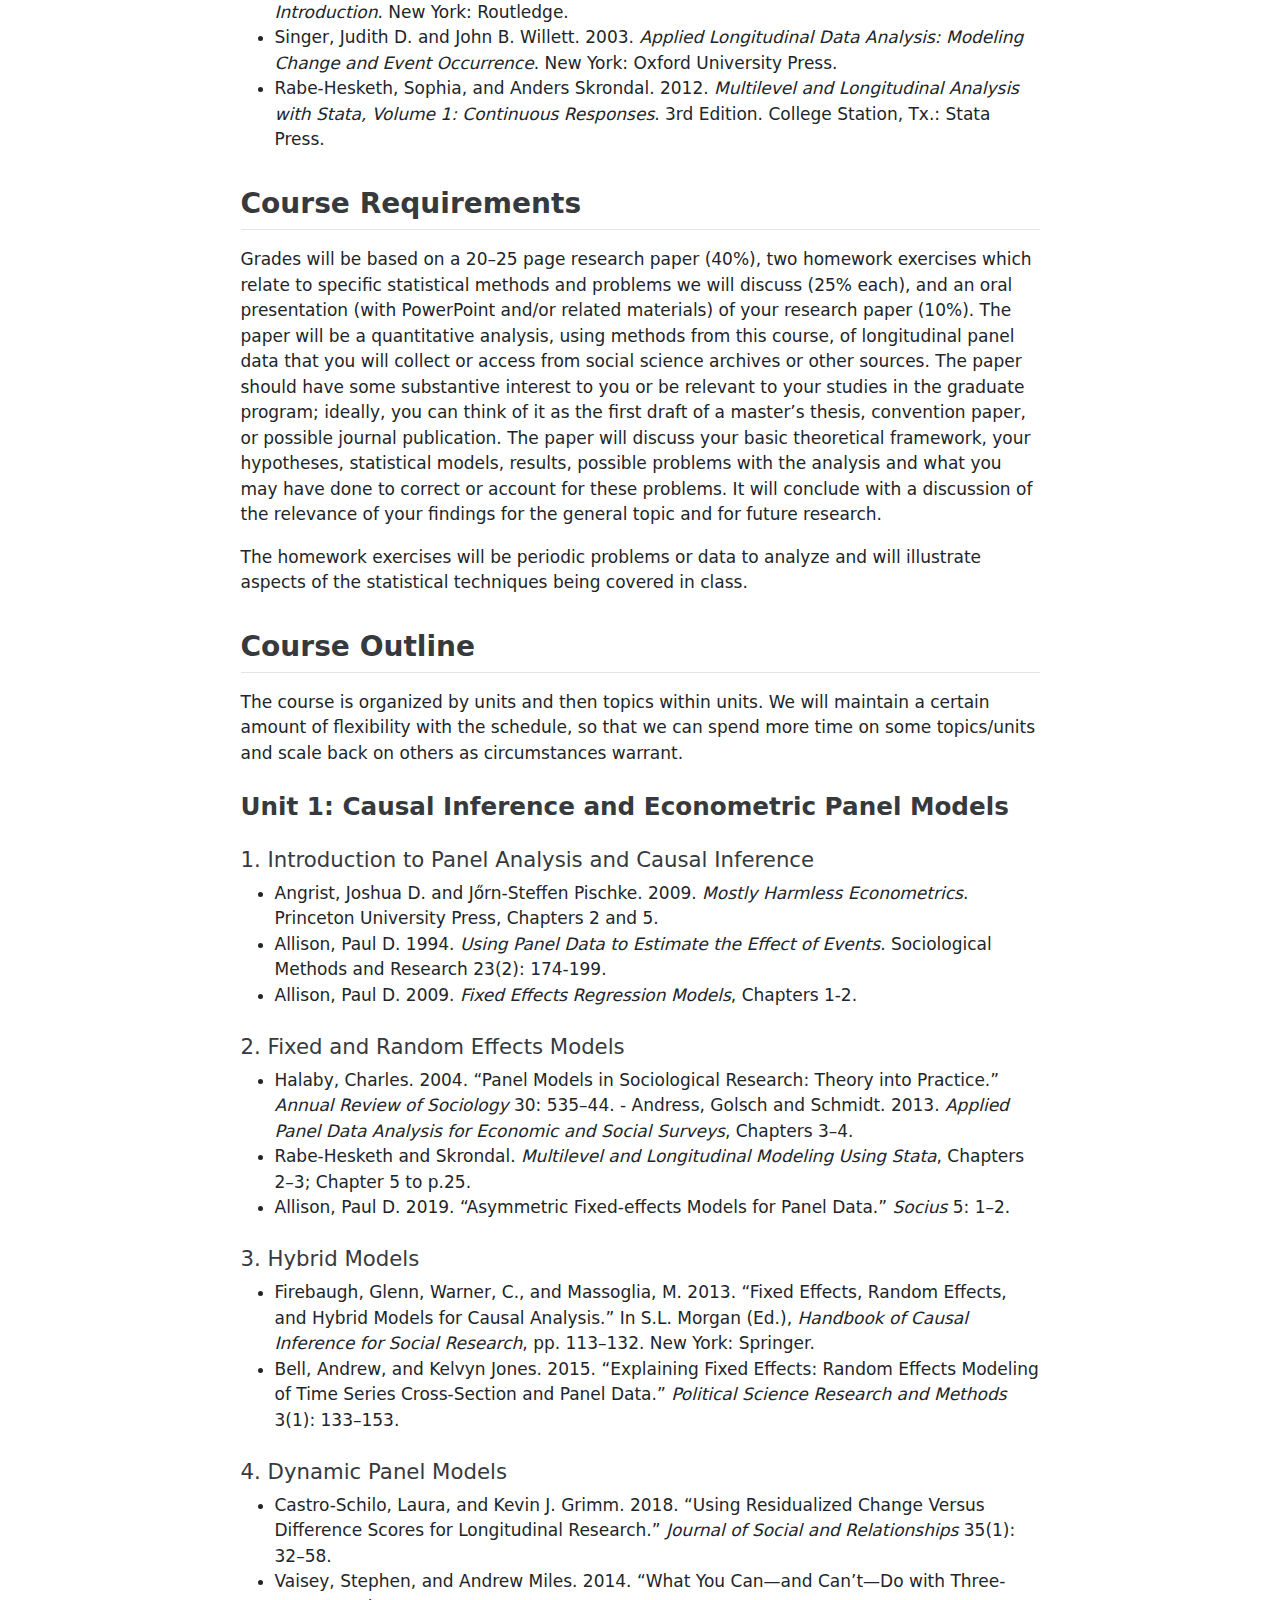
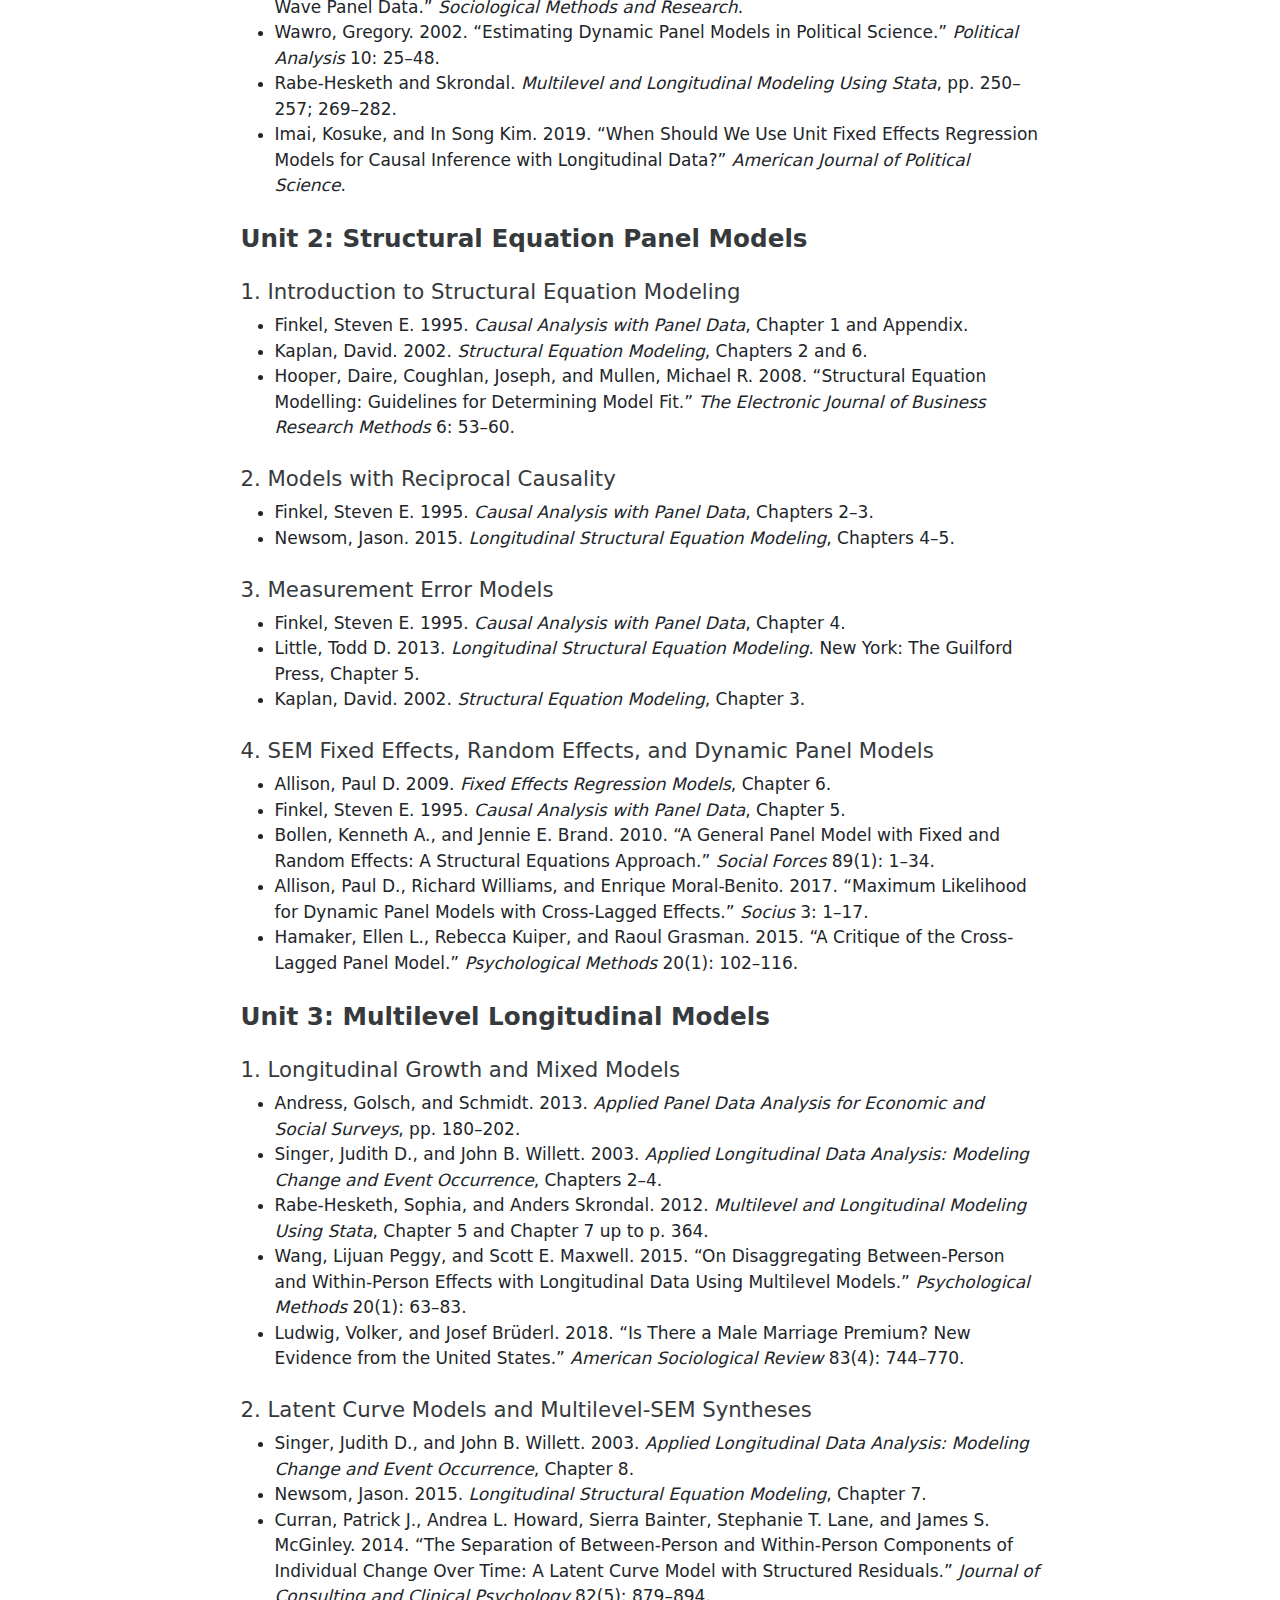
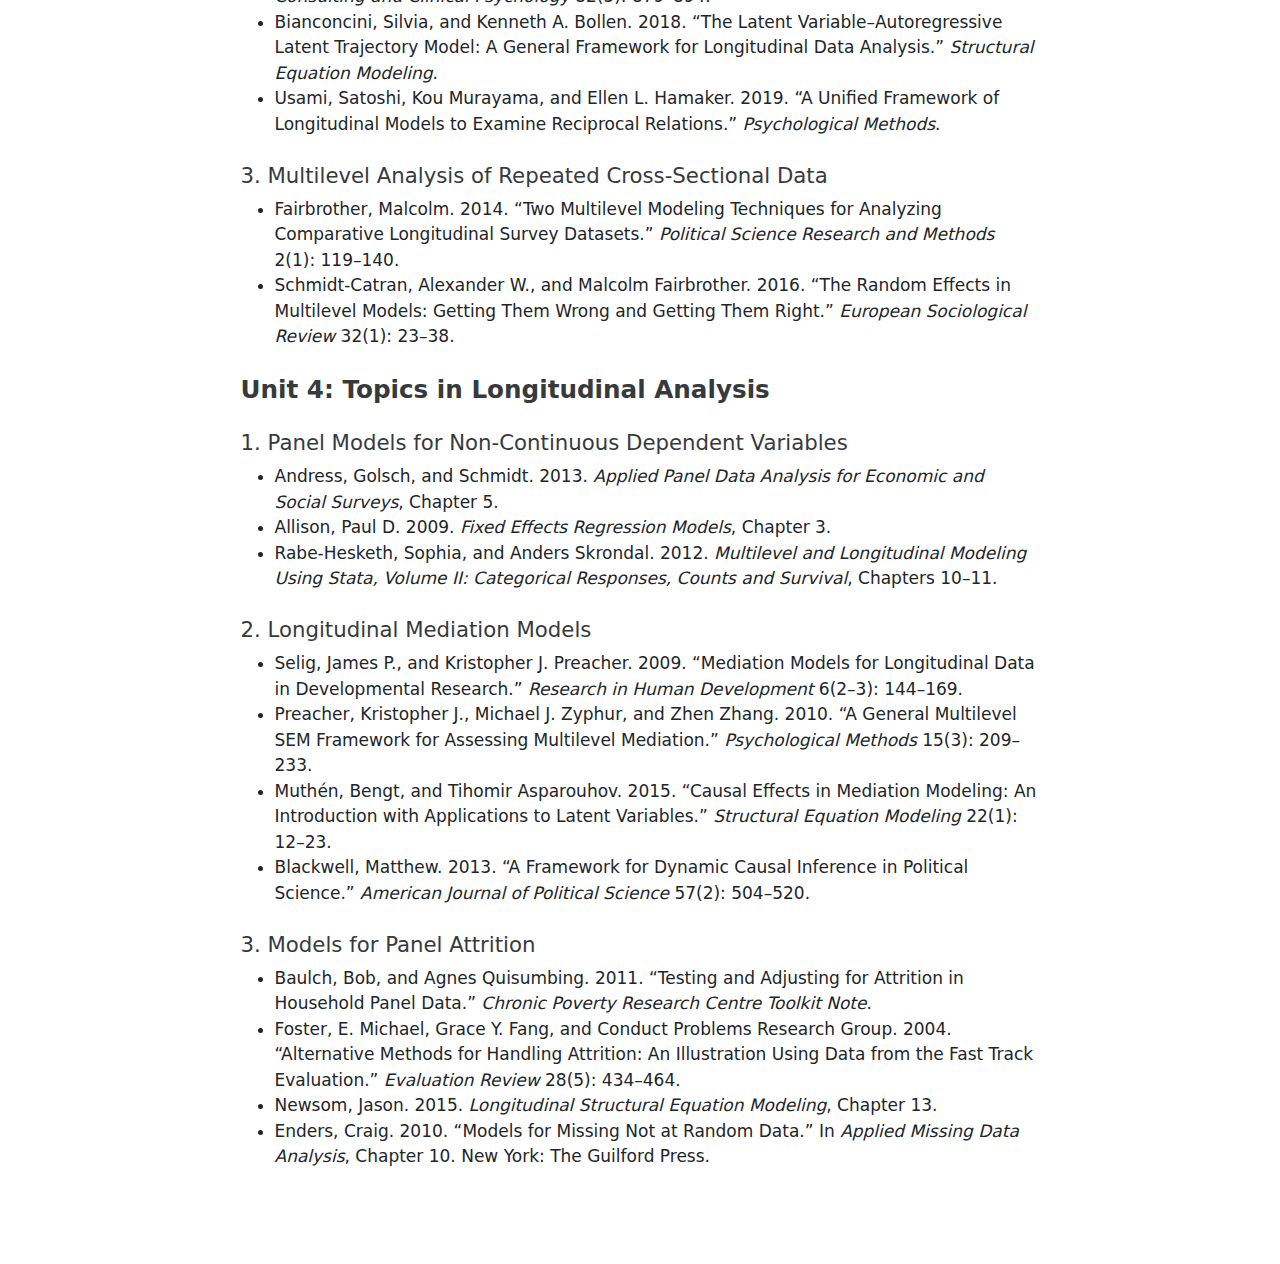
<file: README.html>
<!DOCTYPE html>
<html xmlns="http://www.w3.org/1999/xhtml" lang="en" xml:lang="en"><head>

<meta charset="utf-8">
<meta name="generator" content="quarto-1.3.353">

<meta name="viewport" content="width=device-width, initial-scale=1.0, user-scalable=yes">


<title>readme</title>
<style>
code{white-space: pre-wrap;}
span.smallcaps{font-variant: small-caps;}
div.columns{display: flex; gap: min(4vw, 1.5em);}
div.column{flex: auto; overflow-x: auto;}
div.hanging-indent{margin-left: 1.5em; text-indent: -1.5em;}
ul.task-list{list-style: none;}
ul.task-list li input[type="checkbox"] {
  width: 0.8em;
  margin: 0 0.8em 0.2em -1em; /* quarto-specific, see https://github.com/quarto-dev/quarto-cli/issues/4556 */ 
  vertical-align: middle;
}
</style>


<script src="README_files/libs/clipboard/clipboard.min.js"></script>
<script src="README_files/libs/quarto-html/quarto.js"></script>
<script src="README_files/libs/quarto-html/popper.min.js"></script>
<script src="README_files/libs/quarto-html/tippy.umd.min.js"></script>
<script src="README_files/libs/quarto-html/anchor.min.js"></script>
<link href="README_files/libs/quarto-html/tippy.css" rel="stylesheet">
<link href="README_files/libs/quarto-html/quarto-syntax-highlighting.css" rel="stylesheet" id="quarto-text-highlighting-styles">
<script src="README_files/libs/bootstrap/bootstrap.min.js"></script>
<link href="README_files/libs/bootstrap/bootstrap-icons.css" rel="stylesheet">
<link href="README_files/libs/bootstrap/bootstrap.min.css" rel="stylesheet" id="quarto-bootstrap" data-mode="light">


</head>

<body class="fullcontent">

<div id="quarto-content" class="page-columns page-rows-contents page-layout-article">

<main class="content" id="quarto-document-content">



<section id="course-description" class="level2">
<h2 class="anchored" data-anchor-id="course-description">Course Description</h2>
<p>This course aims to provide an overview of statistical methods appropriate for the analysis of longitudinal data, or data collected on multiple units (individuals, states, dyads, countries) at more than one point in time. The course will focus on models for the analysis of “panel data,” which by convention is used to describe data with a relatively large number of units and relatively few time points. The emphasis throughout will be on taking advantage of the benefits that panel data provide the researcher in making inferences about causal dynamics, while at the same time being sensitive to the specific problems and complexities that emerge when conducting panel analyses. On the benefits side, panel data provides the researcher with increased ability to:</p>
<ol type="1">
<li>model directly individual-level change and growth in dependent variables</li>
<li>estimate models that control for unmeasured unit-specific effects or ‘unobserved heterogeneity’</li>
<li>test alternative lag structures and models of reciprocal causality between variables</li>
<li>estimate models that specify and account for variation in individual-level intercepts, slopes and/or rates of change over time</li>
<li>estimate causal effects after controlling for the confounding effects of measurement error</li>
</ol>
<p>We’ll begin by situating panel analysis within a general framework for causal inference. We’ll then provide an overview of panel models from each of the three traditional approaches that dominate the field: the “econometric” tradition emphasizing unobserved heterogeneity; the “structural equation” tradition emphasizing models with reciprocal causality and measurement error; and the “multilevel modeling” tradition emphasizing models with longitudinal growth and random coefficients. As will become clear, these traditions are increasingly converging, and it is more and more common now in the panel literature to see models that incorporate features of each. It is also the case that nearly all panel models from each tradition can now be estimated in Stata 15 (which we will use in the course) and a wide range of other statistical software packages.</p>
<p>A note on the mathematical/statistical difficulty in the course. There will not be an emphasis on derivations of appropriate statistical estimators and so forth; rather, the emphasis will be on grasping the underlying logic of the various models, understanding how, when, and why to use them to achieve the goals specified above in your own research, and learning how to profit from, and to critique, published works in the discipline that make use of these techniques. There will be a reasonable amount of mathematics, formulas, etc., that will be needed to understand the various models and methods, but all of it will be presented in ways that, ideally, will help guide your own research endeavors. I am assuming only that you have had basic courses in regression and the linear model (i.e., the equivalent of PS2030).</p>
</section>
<section id="texts" class="level2">
<h2 class="anchored" data-anchor-id="texts">Texts</h2>
<ul>
<li>Allison, Paul. 2009. <em>Fixed Effects Regression Models</em>. Thousand Oaks, Ca.: Sage Publications.</li>
<li>Finkel, Steven E. 1995. <em>Causal Analysis with Panel Data</em>. Thousand Oaks, Ca.: Sage Publications. (Royalties donated to Pi Sigma Alpha, Political Science Honor Society).</li>
<li>Andress, Golsch, and Schmidt. 2013. <em>Applied Panel Data Analysis for Economic and Social Surveys</em>. Heidelberg: Springer-Verlag.</li>
</ul>
</section>
<section id="supplemental-references" class="level2">
<h2 class="anchored" data-anchor-id="supplemental-references">Supplemental References</h2>
<ul>
<li>Acock, Alan C. 2013. <em>Discovering Structural Equation Modeling Using Stata</em>. College Station, Tx.: Stata Press.</li>
<li>Angrist, Joshua D. and Jőrn-Steffen Pischke, <em>Mostly Harmless Econometrics: An Empiricist’s Companion</em>. Princeton University Press: 2009.</li>
<li>Kaplan, David. 2002. <em>Structural Equation Modeling: Foundations and Extensions</em>. Thousand Oaks, Ca.: Sage Publications.</li>
<li>Newsom, Jason. 2015. <em>Longitudinal Structural Equation Modeling: A Comprehensive Introduction</em>. New York: Routledge.</li>
<li>Singer, Judith D. and John B. Willett. 2003. <em>Applied Longitudinal Data Analysis: Modeling Change and Event Occurrence</em>. New York: Oxford University Press.</li>
<li>Rabe-Hesketh, Sophia, and Anders Skrondal. 2012. <em>Multilevel and Longitudinal Analysis with Stata, Volume 1: Continuous Responses</em>. 3rd Edition. College Station, Tx.: Stata Press.</li>
</ul>
</section>
<section id="course-requirements" class="level2">
<h2 class="anchored" data-anchor-id="course-requirements">Course Requirements</h2>
<p>Grades will be based on a 20–25 page research paper (40%), two homework exercises which relate to specific statistical methods and problems we will discuss (25% each), and an oral presentation (with PowerPoint and/or related materials) of your research paper (10%). The paper will be a quantitative analysis, using methods from this course, of longitudinal panel data that you will collect or access from social science archives or other sources. The paper should have some substantive interest to you or be relevant to your studies in the graduate program; ideally, you can think of it as the first draft of a master’s thesis, convention paper, or possible journal publication. The paper will discuss your basic theoretical framework, your hypotheses, statistical models, results, possible problems with the analysis and what you may have done to correct or account for these problems. It will conclude with a discussion of the relevance of your findings for the general topic and for future research.</p>
<p>The homework exercises will be periodic problems or data to analyze and will illustrate aspects of the statistical techniques being covered in class.</p>
</section>
<section id="course-outline" class="level2">
<h2 class="anchored" data-anchor-id="course-outline">Course Outline</h2>
<p>The course is organized by units and then topics within units. We will maintain a certain amount of flexibility with the schedule, so that we can spend more time on some topics/units and scale back on others as circumstances warrant.</p>
<section id="unit-1-causal-inference-and-econometric-panel-models" class="level3">
<h3 class="anchored" data-anchor-id="unit-1-causal-inference-and-econometric-panel-models">Unit 1: Causal Inference and Econometric Panel Models</h3>
<section id="introduction-to-panel-analysis-and-causal-inference" class="level4">
<h4 class="anchored" data-anchor-id="introduction-to-panel-analysis-and-causal-inference">1. Introduction to Panel Analysis and Causal Inference</h4>
<ul>
<li>Angrist, Joshua D. and Jőrn-Steffen Pischke. 2009. <em>Mostly Harmless Econometrics</em>. Princeton University Press, Chapters 2 and 5.<br>
</li>
<li>Allison, Paul D. 1994. <em>Using Panel Data to Estimate the Effect of Events</em>. Sociological Methods and Research 23(2): 174-199.</li>
<li>Allison, Paul D. 2009. <em>Fixed Effects Regression Models</em>, Chapters 1-2.</li>
</ul>
</section>
<section id="fixed-and-random-effects-models" class="level4">
<h4 class="anchored" data-anchor-id="fixed-and-random-effects-models">2. Fixed and Random Effects Models</h4>
<ul>
<li>Halaby, Charles. 2004. “Panel Models in Sociological Research: Theory into Practice.” <em>Annual Review of Sociology</em> 30: 535–44. - Andress, Golsch and Schmidt. 2013. <em>Applied Panel Data Analysis for Economic and Social Surveys</em>, Chapters 3–4.<br>
</li>
<li>Rabe-Hesketh and Skrondal. <em>Multilevel and Longitudinal Modeling Using Stata</em>, Chapters 2–3; Chapter 5 to p.25.<br>
</li>
<li>Allison, Paul D. 2019. “Asymmetric Fixed-effects Models for Panel Data.” <em>Socius</em> 5: 1–2.</li>
</ul>
</section>
<section id="hybrid-models" class="level4">
<h4 class="anchored" data-anchor-id="hybrid-models">3. Hybrid Models</h4>
<ul>
<li>Firebaugh, Glenn, Warner, C., and Massoglia, M. 2013. “Fixed Effects, Random Effects, and Hybrid Models for Causal Analysis.” In S.L. Morgan (Ed.), <em>Handbook of Causal Inference for Social Research</em>, pp.&nbsp;113–132. New York: Springer.<br>
</li>
<li>Bell, Andrew, and Kelvyn Jones. 2015. “Explaining Fixed Effects: Random Effects Modeling of Time Series Cross-Section and Panel Data.” <em>Political Science Research and Methods</em> 3(1): 133–153.</li>
</ul>
</section>
<section id="dynamic-panel-models" class="level4">
<h4 class="anchored" data-anchor-id="dynamic-panel-models">4. Dynamic Panel Models</h4>
<ul>
<li>Castro-Schilo, Laura, and Kevin J. Grimm. 2018. “Using Residualized Change Versus Difference Scores for Longitudinal Research.” <em>Journal of Social and Relationships</em> 35(1): 32–58.<br>
</li>
<li>Vaisey, Stephen, and Andrew Miles. 2014. “What You Can—and Can’t—Do with Three-Wave Panel Data.” <em>Sociological Methods and Research</em>.<br>
</li>
<li>Wawro, Gregory. 2002. “Estimating Dynamic Panel Models in Political Science.” <em>Political Analysis</em> 10: 25–48.<br>
</li>
<li>Rabe-Hesketh and Skrondal. <em>Multilevel and Longitudinal Modeling Using Stata</em>, pp.&nbsp;250–257; 269–282.<br>
</li>
<li>Imai, Kosuke, and In Song Kim. 2019. “When Should We Use Unit Fixed Effects Regression Models for Causal Inference with Longitudinal Data?” <em>American Journal of Political Science</em>.</li>
</ul>
</section>
</section>
<section id="unit-2-structural-equation-panel-models" class="level3">
<h3 class="anchored" data-anchor-id="unit-2-structural-equation-panel-models">Unit 2: Structural Equation Panel Models</h3>
<section id="introduction-to-structural-equation-modeling" class="level4">
<h4 class="anchored" data-anchor-id="introduction-to-structural-equation-modeling">1. Introduction to Structural Equation Modeling</h4>
<ul>
<li>Finkel, Steven E. 1995. <em>Causal Analysis with Panel Data</em>, Chapter 1 and Appendix.<br>
</li>
<li>Kaplan, David. 2002. <em>Structural Equation Modeling</em>, Chapters 2 and 6.<br>
</li>
<li>Hooper, Daire, Coughlan, Joseph, and Mullen, Michael R. 2008. “Structural Equation Modelling: Guidelines for Determining Model Fit.” <em>The Electronic Journal of Business Research Methods</em> 6: 53–60.</li>
</ul>
</section>
<section id="models-with-reciprocal-causality" class="level4">
<h4 class="anchored" data-anchor-id="models-with-reciprocal-causality">2. Models with Reciprocal Causality</h4>
<ul>
<li>Finkel, Steven E. 1995. <em>Causal Analysis with Panel Data</em>, Chapters 2–3.<br>
</li>
<li>Newsom, Jason. 2015. <em>Longitudinal Structural Equation Modeling</em>, Chapters 4–5.</li>
</ul>
</section>
<section id="measurement-error-models" class="level4">
<h4 class="anchored" data-anchor-id="measurement-error-models">3. Measurement Error Models</h4>
<ul>
<li>Finkel, Steven E. 1995. <em>Causal Analysis with Panel Data</em>, Chapter 4.<br>
</li>
<li>Little, Todd D. 2013. <em>Longitudinal Structural Equation Modeling</em>. New York: The Guilford Press, Chapter 5.<br>
</li>
<li>Kaplan, David. 2002. <em>Structural Equation Modeling</em>, Chapter 3.</li>
</ul>
</section>
<section id="sem-fixed-effects-random-effects-and-dynamic-panel-models" class="level4">
<h4 class="anchored" data-anchor-id="sem-fixed-effects-random-effects-and-dynamic-panel-models">4. SEM Fixed Effects, Random Effects, and Dynamic Panel Models</h4>
<ul>
<li>Allison, Paul D. 2009. <em>Fixed Effects Regression Models</em>, Chapter 6.<br>
</li>
<li>Finkel, Steven E. 1995. <em>Causal Analysis with Panel Data</em>, Chapter 5.<br>
</li>
<li>Bollen, Kenneth A., and Jennie E. Brand. 2010. “A General Panel Model with Fixed and Random Effects: A Structural Equations Approach.” <em>Social Forces</em> 89(1): 1–34.<br>
</li>
<li>Allison, Paul D., Richard Williams, and Enrique Moral-Benito. 2017. “Maximum Likelihood for Dynamic Panel Models with Cross-Lagged Effects.” <em>Socius</em> 3: 1–17.<br>
</li>
<li>Hamaker, Ellen L., Rebecca Kuiper, and Raoul Grasman. 2015. “A Critique of the Cross-Lagged Panel Model.” <em>Psychological Methods</em> 20(1): 102–116.</li>
</ul>
</section>
</section>
<section id="unit-3-multilevel-longitudinal-models" class="level3">
<h3 class="anchored" data-anchor-id="unit-3-multilevel-longitudinal-models">Unit 3: Multilevel Longitudinal Models</h3>
<section id="longitudinal-growth-and-mixed-models" class="level4">
<h4 class="anchored" data-anchor-id="longitudinal-growth-and-mixed-models">1. Longitudinal Growth and Mixed Models</h4>
<ul>
<li>Andress, Golsch, and Schmidt. 2013. <em>Applied Panel Data Analysis for Economic and Social Surveys</em>, pp.&nbsp;180–202.<br>
</li>
<li>Singer, Judith D., and John B. Willett. 2003. <em>Applied Longitudinal Data Analysis: Modeling Change and Event Occurrence</em>, Chapters 2–4.<br>
</li>
<li>Rabe-Hesketh, Sophia, and Anders Skrondal. 2012. <em>Multilevel and Longitudinal Modeling Using Stata</em>, Chapter 5 and Chapter 7 up to p.&nbsp;364.<br>
</li>
<li>Wang, Lijuan Peggy, and Scott E. Maxwell. 2015. “On Disaggregating Between-Person and Within-Person Effects with Longitudinal Data Using Multilevel Models.” <em>Psychological Methods</em> 20(1): 63–83.</li>
<li>Ludwig, Volker, and Josef Brüderl. 2018. “Is There a Male Marriage Premium? New Evidence from the United States.” <em>American Sociological Review</em> 83(4): 744–770.</li>
</ul>
</section>
<section id="latent-curve-models-and-multilevel-sem-syntheses" class="level4">
<h4 class="anchored" data-anchor-id="latent-curve-models-and-multilevel-sem-syntheses">2. Latent Curve Models and Multilevel-SEM Syntheses</h4>
<ul>
<li>Singer, Judith D., and John B. Willett. 2003. <em>Applied Longitudinal Data Analysis: Modeling Change and Event Occurrence</em>, Chapter 8.<br>
</li>
<li>Newsom, Jason. 2015. <em>Longitudinal Structural Equation Modeling</em>, Chapter 7.<br>
</li>
<li>Curran, Patrick J., Andrea L. Howard, Sierra Bainter, Stephanie T. Lane, and James S. McGinley. 2014. “The Separation of Between-Person and Within-Person Components of Individual Change Over Time: A Latent Curve Model with Structured Residuals.” <em>Journal of Consulting and Clinical Psychology</em> 82(5): 879–894.<br>
</li>
<li>Bianconcini, Silvia, and Kenneth A. Bollen. 2018. “The Latent Variable–Autoregressive Latent Trajectory Model: A General Framework for Longitudinal Data Analysis.” <em>Structural Equation Modeling</em>.<br>
</li>
<li>Usami, Satoshi, Kou Murayama, and Ellen L. Hamaker. 2019. “A Unified Framework of Longitudinal Models to Examine Reciprocal Relations.” <em>Psychological Methods</em>.</li>
</ul>
</section>
<section id="multilevel-analysis-of-repeated-cross-sectional-data" class="level4">
<h4 class="anchored" data-anchor-id="multilevel-analysis-of-repeated-cross-sectional-data">3. Multilevel Analysis of Repeated Cross-Sectional Data</h4>
<ul>
<li>Fairbrother, Malcolm. 2014. “Two Multilevel Modeling Techniques for Analyzing Comparative Longitudinal Survey Datasets.” <em>Political Science Research and Methods</em> 2(1): 119–140.<br>
</li>
<li>Schmidt-Catran, Alexander W., and Malcolm Fairbrother. 2016. “The Random Effects in Multilevel Models: Getting Them Wrong and Getting Them Right.” <em>European Sociological Review</em> 32(1): 23–38.</li>
</ul>
</section>
</section>
<section id="unit-4-topics-in-longitudinal-analysis" class="level3">
<h3 class="anchored" data-anchor-id="unit-4-topics-in-longitudinal-analysis">Unit 4: Topics in Longitudinal Analysis</h3>
<section id="panel-models-for-non-continuous-dependent-variables" class="level4">
<h4 class="anchored" data-anchor-id="panel-models-for-non-continuous-dependent-variables">1. Panel Models for Non-Continuous Dependent Variables</h4>
<ul>
<li>Andress, Golsch, and Schmidt. 2013. <em>Applied Panel Data Analysis for Economic and Social Surveys</em>, Chapter 5.<br>
</li>
<li>Allison, Paul D. 2009. <em>Fixed Effects Regression Models</em>, Chapter 3.</li>
<li>Rabe-Hesketh, Sophia, and Anders Skrondal. 2012. <em>Multilevel and Longitudinal Modeling Using Stata, Volume II: Categorical Responses, Counts and Survival</em>, Chapters 10–11.</li>
</ul>
</section>
<section id="longitudinal-mediation-models" class="level4">
<h4 class="anchored" data-anchor-id="longitudinal-mediation-models">2. Longitudinal Mediation Models</h4>
<ul>
<li>Selig, James P., and Kristopher J. Preacher. 2009. “Mediation Models for Longitudinal Data in Developmental Research.” <em>Research in Human Development</em> 6(2–3): 144–169.<br>
</li>
<li>Preacher, Kristopher J., Michael J. Zyphur, and Zhen Zhang. 2010. “A General Multilevel SEM Framework for Assessing Multilevel Mediation.” <em>Psychological Methods</em> 15(3): 209–233.<br>
</li>
<li>Muthén, Bengt, and Tihomir Asparouhov. 2015. “Causal Effects in Mediation Modeling: An Introduction with Applications to Latent Variables.” <em>Structural Equation Modeling</em> 22(1): 12–23.</li>
<li>Blackwell, Matthew. 2013. “A Framework for Dynamic Causal Inference in Political Science.” <em>American Journal of Political Science</em> 57(2): 504–520.</li>
</ul>
</section>
<section id="models-for-panel-attrition" class="level4">
<h4 class="anchored" data-anchor-id="models-for-panel-attrition">3. Models for Panel Attrition</h4>
<ul>
<li>Baulch, Bob, and Agnes Quisumbing. 2011. “Testing and Adjusting for Attrition in Household Panel Data.” <em>Chronic Poverty Research Centre Toolkit Note</em>.<br>
</li>
<li>Foster, E. Michael, Grace Y. Fang, and Conduct Problems Research Group. 2004. “Alternative Methods for Handling Attrition: An Illustration Using Data from the Fast Track Evaluation.” <em>Evaluation Review</em> 28(5): 434–464.<br>
</li>
<li>Newsom, Jason. 2015. <em>Longitudinal Structural Equation Modeling</em>, Chapter 13.<br>
</li>
<li>Enders, Craig. 2010. “Models for Missing Not at Random Data.” In <em>Applied Missing Data Analysis</em>, Chapter 10. New York: The Guilford Press.</li>
</ul>
</section>
</section>
</section>

</main>
<!-- /main column -->
<script id="quarto-html-after-body" type="application/javascript">
window.document.addEventListener("DOMContentLoaded", function (event) {
  const toggleBodyColorMode = (bsSheetEl) => {
    const mode = bsSheetEl.getAttribute("data-mode");
    const bodyEl = window.document.querySelector("body");
    if (mode === "dark") {
      bodyEl.classList.add("quarto-dark");
      bodyEl.classList.remove("quarto-light");
    } else {
      bodyEl.classList.add("quarto-light");
      bodyEl.classList.remove("quarto-dark");
    }
  }
  const toggleBodyColorPrimary = () => {
    const bsSheetEl = window.document.querySelector("link#quarto-bootstrap");
    if (bsSheetEl) {
      toggleBodyColorMode(bsSheetEl);
    }
  }
  toggleBodyColorPrimary();  
  const icon = "";
  const anchorJS = new window.AnchorJS();
  anchorJS.options = {
    placement: 'right',
    icon: icon
  };
  anchorJS.add('.anchored');
  const isCodeAnnotation = (el) => {
    for (const clz of el.classList) {
      if (clz.startsWith('code-annotation-')) {                     
        return true;
      }
    }
    return false;
  }
  const clipboard = new window.ClipboardJS('.code-copy-button', {
    text: function(trigger) {
      const codeEl = trigger.previousElementSibling.cloneNode(true);
      for (const childEl of codeEl.children) {
        if (isCodeAnnotation(childEl)) {
          childEl.remove();
        }
      }
      return codeEl.innerText;
    }
  });
  clipboard.on('success', function(e) {
    // button target
    const button = e.trigger;
    // don't keep focus
    button.blur();
    // flash "checked"
    button.classList.add('code-copy-button-checked');
    var currentTitle = button.getAttribute("title");
    button.setAttribute("title", "Copied!");
    let tooltip;
    if (window.bootstrap) {
      button.setAttribute("data-bs-toggle", "tooltip");
      button.setAttribute("data-bs-placement", "left");
      button.setAttribute("data-bs-title", "Copied!");
      tooltip = new bootstrap.Tooltip(button, 
        { trigger: "manual", 
          customClass: "code-copy-button-tooltip",
          offset: [0, -8]});
      tooltip.show();    
    }
    setTimeout(function() {
      if (tooltip) {
        tooltip.hide();
        button.removeAttribute("data-bs-title");
        button.removeAttribute("data-bs-toggle");
        button.removeAttribute("data-bs-placement");
      }
      button.setAttribute("title", currentTitle);
      button.classList.remove('code-copy-button-checked');
    }, 1000);
    // clear code selection
    e.clearSelection();
  });
  function tippyHover(el, contentFn) {
    const config = {
      allowHTML: true,
      content: contentFn,
      maxWidth: 500,
      delay: 100,
      arrow: false,
      appendTo: function(el) {
          return el.parentElement;
      },
      interactive: true,
      interactiveBorder: 10,
      theme: 'quarto',
      placement: 'bottom-start'
    };
    window.tippy(el, config); 
  }
  const noterefs = window.document.querySelectorAll('a[role="doc-noteref"]');
  for (var i=0; i<noterefs.length; i++) {
    const ref = noterefs[i];
    tippyHover(ref, function() {
      // use id or data attribute instead here
      let href = ref.getAttribute('data-footnote-href') || ref.getAttribute('href');
      try { href = new URL(href).hash; } catch {}
      const id = href.replace(/^#\/?/, "");
      const note = window.document.getElementById(id);
      return note.innerHTML;
    });
  }
      let selectedAnnoteEl;
      const selectorForAnnotation = ( cell, annotation) => {
        let cellAttr = 'data-code-cell="' + cell + '"';
        let lineAttr = 'data-code-annotation="' +  annotation + '"';
        const selector = 'span[' + cellAttr + '][' + lineAttr + ']';
        return selector;
      }
      const selectCodeLines = (annoteEl) => {
        const doc = window.document;
        const targetCell = annoteEl.getAttribute("data-target-cell");
        const targetAnnotation = annoteEl.getAttribute("data-target-annotation");
        const annoteSpan = window.document.querySelector(selectorForAnnotation(targetCell, targetAnnotation));
        const lines = annoteSpan.getAttribute("data-code-lines").split(",");
        const lineIds = lines.map((line) => {
          return targetCell + "-" + line;
        })
        let top = null;
        let height = null;
        let parent = null;
        if (lineIds.length > 0) {
            //compute the position of the single el (top and bottom and make a div)
            const el = window.document.getElementById(lineIds[0]);
            top = el.offsetTop;
            height = el.offsetHeight;
            parent = el.parentElement.parentElement;
          if (lineIds.length > 1) {
            const lastEl = window.document.getElementById(lineIds[lineIds.length - 1]);
            const bottom = lastEl.offsetTop + lastEl.offsetHeight;
            height = bottom - top;
          }
          if (top !== null && height !== null && parent !== null) {
            // cook up a div (if necessary) and position it 
            let div = window.document.getElementById("code-annotation-line-highlight");
            if (div === null) {
              div = window.document.createElement("div");
              div.setAttribute("id", "code-annotation-line-highlight");
              div.style.position = 'absolute';
              parent.appendChild(div);
            }
            div.style.top = top - 2 + "px";
            div.style.height = height + 4 + "px";
            let gutterDiv = window.document.getElementById("code-annotation-line-highlight-gutter");
            if (gutterDiv === null) {
              gutterDiv = window.document.createElement("div");
              gutterDiv.setAttribute("id", "code-annotation-line-highlight-gutter");
              gutterDiv.style.position = 'absolute';
              const codeCell = window.document.getElementById(targetCell);
              const gutter = codeCell.querySelector('.code-annotation-gutter');
              gutter.appendChild(gutterDiv);
            }
            gutterDiv.style.top = top - 2 + "px";
            gutterDiv.style.height = height + 4 + "px";
          }
          selectedAnnoteEl = annoteEl;
        }
      };
      const unselectCodeLines = () => {
        const elementsIds = ["code-annotation-line-highlight", "code-annotation-line-highlight-gutter"];
        elementsIds.forEach((elId) => {
          const div = window.document.getElementById(elId);
          if (div) {
            div.remove();
          }
        });
        selectedAnnoteEl = undefined;
      };
      // Attach click handler to the DT
      const annoteDls = window.document.querySelectorAll('dt[data-target-cell]');
      for (const annoteDlNode of annoteDls) {
        annoteDlNode.addEventListener('click', (event) => {
          const clickedEl = event.target;
          if (clickedEl !== selectedAnnoteEl) {
            unselectCodeLines();
            const activeEl = window.document.querySelector('dt[data-target-cell].code-annotation-active');
            if (activeEl) {
              activeEl.classList.remove('code-annotation-active');
            }
            selectCodeLines(clickedEl);
            clickedEl.classList.add('code-annotation-active');
          } else {
            // Unselect the line
            unselectCodeLines();
            clickedEl.classList.remove('code-annotation-active');
          }
        });
      }
  const findCites = (el) => {
    const parentEl = el.parentElement;
    if (parentEl) {
      const cites = parentEl.dataset.cites;
      if (cites) {
        return {
          el,
          cites: cites.split(' ')
        };
      } else {
        return findCites(el.parentElement)
      }
    } else {
      return undefined;
    }
  };
  var bibliorefs = window.document.querySelectorAll('a[role="doc-biblioref"]');
  for (var i=0; i<bibliorefs.length; i++) {
    const ref = bibliorefs[i];
    const citeInfo = findCites(ref);
    if (citeInfo) {
      tippyHover(citeInfo.el, function() {
        var popup = window.document.createElement('div');
        citeInfo.cites.forEach(function(cite) {
          var citeDiv = window.document.createElement('div');
          citeDiv.classList.add('hanging-indent');
          citeDiv.classList.add('csl-entry');
          var biblioDiv = window.document.getElementById('ref-' + cite);
          if (biblioDiv) {
            citeDiv.innerHTML = biblioDiv.innerHTML;
          }
          popup.appendChild(citeDiv);
        });
        return popup.innerHTML;
      });
    }
  }
});
</script>
</div> <!-- /content -->



</body></html>
</file>
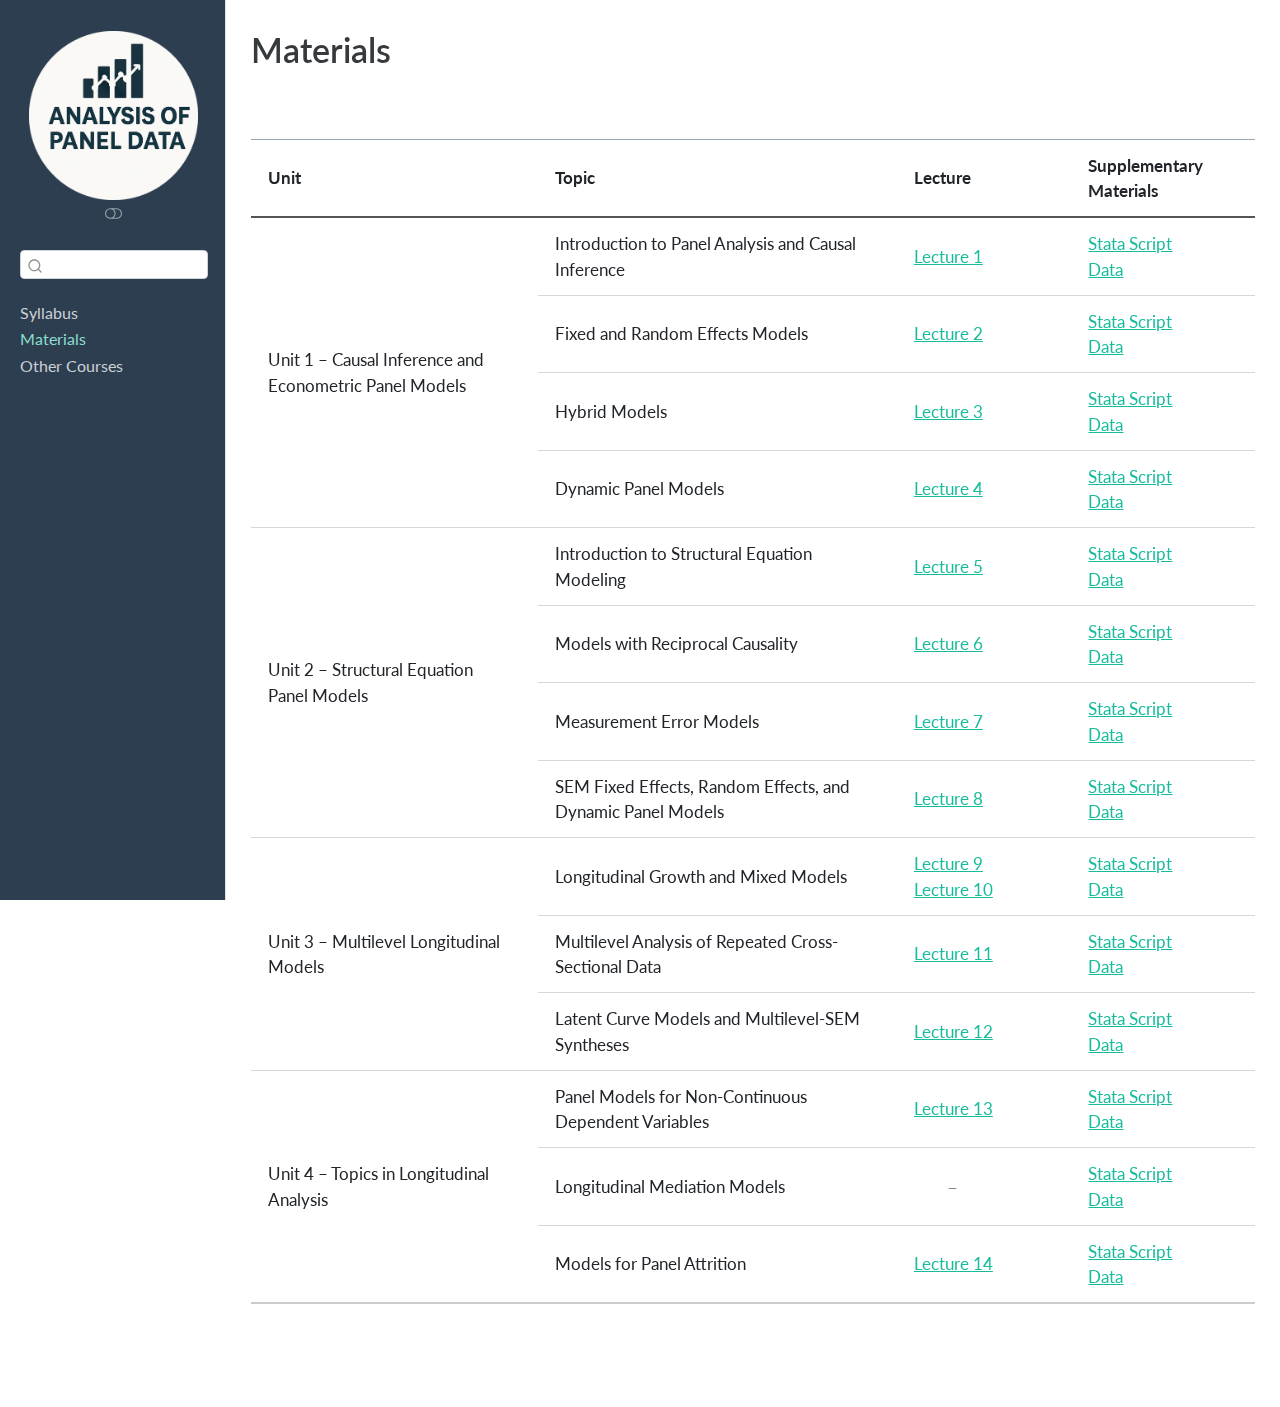
<file: docs/materials.html>
<!DOCTYPE html>
<html xmlns="http://www.w3.org/1999/xhtml" lang="en" xml:lang="en"><head>

<meta charset="utf-8">
<meta name="generator" content="quarto-1.3.353">

<meta name="viewport" content="width=device-width, initial-scale=1.0, user-scalable=yes">


<title>Analysis of Panel Data - Materials</title>
<style>
code{white-space: pre-wrap;}
span.smallcaps{font-variant: small-caps;}
div.columns{display: flex; gap: min(4vw, 1.5em);}
div.column{flex: auto; overflow-x: auto;}
div.hanging-indent{margin-left: 1.5em; text-indent: -1.5em;}
ul.task-list{list-style: none;}
ul.task-list li input[type="checkbox"] {
  width: 0.8em;
  margin: 0 0.8em 0.2em -1em; /* quarto-specific, see https://github.com/quarto-dev/quarto-cli/issues/4556 */ 
  vertical-align: middle;
}
</style>


<script src="site_libs/quarto-nav/quarto-nav.js"></script>
<script src="site_libs/clipboard/clipboard.min.js"></script>
<script src="site_libs/quarto-search/autocomplete.umd.js"></script>
<script src="site_libs/quarto-search/fuse.min.js"></script>
<script src="site_libs/quarto-search/quarto-search.js"></script>
<meta name="quarto:offset" content="./">
<script src="site_libs/quarto-html/quarto.js"></script>
<script src="site_libs/quarto-html/popper.min.js"></script>
<script src="site_libs/quarto-html/tippy.umd.min.js"></script>
<link href="site_libs/quarto-html/tippy.css" rel="stylesheet">
<link href="site_libs/quarto-html/quarto-syntax-highlighting.css" rel="stylesheet" class="quarto-color-scheme" id="quarto-text-highlighting-styles">
<link href="site_libs/quarto-html/quarto-syntax-highlighting-dark.css" rel="prefetch" class="quarto-color-scheme quarto-color-alternate" id="quarto-text-highlighting-styles">
<script src="site_libs/bootstrap/bootstrap.min.js"></script>
<link href="site_libs/bootstrap/bootstrap-icons.css" rel="stylesheet">
<link href="site_libs/bootstrap/bootstrap.min.css" rel="stylesheet" class="quarto-color-scheme" id="quarto-bootstrap" data-mode="light">
<link href="site_libs/bootstrap/bootstrap-dark.min.css" rel="prefetch" class="quarto-color-scheme quarto-color-alternate" id="quarto-bootstrap" data-mode="dark">
<script id="quarto-search-options" type="application/json">{
  "location": "sidebar",
  "copy-button": false,
  "collapse-after": 3,
  "panel-placement": "start",
  "type": "textbox",
  "limit": 20,
  "language": {
    "search-no-results-text": "No results",
    "search-matching-documents-text": "matching documents",
    "search-copy-link-title": "Copy link to search",
    "search-hide-matches-text": "Hide additional matches",
    "search-more-match-text": "more match in this document",
    "search-more-matches-text": "more matches in this document",
    "search-clear-button-title": "Clear",
    "search-detached-cancel-button-title": "Cancel",
    "search-submit-button-title": "Submit"
  }
}</script>
<meta name="google-site-verification" content="P-zitzVGzvQSeHPkKdTFETSxi1XEwqcpJITI1MVlfZg">


<link rel="stylesheet" href="styles.css">
</head>

<body class="nav-sidebar docked">

<div id="quarto-search-results"></div>
  <header id="quarto-header" class="headroom fixed-top">
  <nav class="quarto-secondary-nav">
    <div class="container-fluid d-flex">
      <button type="button" class="quarto-btn-toggle btn" data-bs-toggle="collapse" data-bs-target="#quarto-sidebar,#quarto-sidebar-glass" aria-controls="quarto-sidebar" aria-expanded="false" aria-label="Toggle sidebar navigation" onclick="if (window.quartoToggleHeadroom) { window.quartoToggleHeadroom(); }">
        <i class="bi bi-layout-text-sidebar-reverse"></i>
      </button>
      <nav class="quarto-page-breadcrumbs" aria-label="breadcrumb"><ol class="breadcrumb"><li class="breadcrumb-item"><a href="./materials.html">Materials</a></li></ol></nav>
      <a class="flex-grow-1" role="button" data-bs-toggle="collapse" data-bs-target="#quarto-sidebar,#quarto-sidebar-glass" aria-controls="quarto-sidebar" aria-expanded="false" aria-label="Toggle sidebar navigation" onclick="if (window.quartoToggleHeadroom) { window.quartoToggleHeadroom(); }">      
      </a>
      <button type="button" class="btn quarto-search-button" aria-label="Search" onclick="window.quartoOpenSearch();">
        <i class="bi bi-search"></i>
      </button>
    </div>
  </nav>
</header>
<!-- content -->
<div id="quarto-content" class="quarto-container page-columns page-rows-contents page-layout-full">
<!-- sidebar -->
  <nav id="quarto-sidebar" class="sidebar collapse collapse-horizontal sidebar-navigation docked overflow-auto">
    <div class="pt-lg-2 mt-2 text-center sidebar-header">
      <a href="./index.html" class="sidebar-logo-link">
      <img src="./images/ps2701_logo-modified2.png" alt="" class="sidebar-logo py-0 d-lg-inline d-none">
      </a>
      <div class="sidebar-tools-main">
  <a href="" class="quarto-color-scheme-toggle quarto-navigation-tool  px-1" onclick="window.quartoToggleColorScheme(); return false;" title="Toggle dark mode"><i class="bi"></i></a>
</div>
      </div>
        <div class="mt-2 flex-shrink-0 align-items-center">
        <div class="sidebar-search">
        <div id="quarto-search" class="" title="Search"></div>
        </div>
        </div>
    <div class="sidebar-menu-container"> 
    <ul class="list-unstyled mt-1">
        <li class="sidebar-item">
  <div class="sidebar-item-container"> 
  <a href="./syllabus.html" class="sidebar-item-text sidebar-link">
 <span class="menu-text">Syllabus</span></a>
  </div>
</li>
        <li class="sidebar-item">
  <div class="sidebar-item-container"> 
  <a href="./materials.html" class="sidebar-item-text sidebar-link active">
 <span class="menu-text">Materials</span></a>
  </div>
</li>
        <li class="sidebar-item">
  <div class="sidebar-item-container"> 
  <a href="https://www.stevenfinkel.com/teaching.html" class="sidebar-item-text sidebar-link">
 <span class="menu-text">Other Courses</span></a>
  </div>
</li>
    </ul>
    </div>
</nav>
<div id="quarto-sidebar-glass" data-bs-toggle="collapse" data-bs-target="#quarto-sidebar,#quarto-sidebar-glass"></div>
<!-- margin-sidebar -->
    <div id="quarto-margin-sidebar" class="sidebar margin-sidebar zindex-bottom">
        
    </div>
<!-- main -->
<main class="content column-page-right" id="quarto-document-content">

<header id="title-block-header" class="quarto-title-block default">
<div class="quarto-title">
<h1 class="title">Materials</h1>
</div>



<div class="quarto-title-meta">

    
  
    
  </div>
  

</header>

<br>
<br>

<table class="custom-materials-table table" data-quarto-postprocess="true">
<colgroup>
<col style="width: 20%">
<col style="width: 20%">
<col style="width: 20%">
<col style="width: 20%">
<col style="width: 20%">
</colgroup>
<thead>
<tr class="header">
<th data-quarto-table-cell-role="th">Unit</th>
<th data-quarto-table-cell-role="th">Topic</th>
<th data-quarto-table-cell-role="th">Lecture</th>
<th data-quarto-table-cell-role="th">Supplementary Materials</th>
<th></th>
</tr>
</thead>
<tbody>
<tr id="introduction-to-panel-analysis" class="odd unit-start">
<td rowspan="4">Unit 1 – Causal Inference and Econometric Panel Models</td>
<td>Introduction to Panel Analysis and Causal Inference</td>
<td><a href="./lecture_slides/01_introduction/PS2701_2019_Course_Introduction_and_Treatment_Effects_Models.pdf" target="_blank">Lecture&nbsp;1</a></td>
<td><a href="./lecture_supplementary_materials/01_introduction/PS2701_2019_Two_Wave_First_Difference_Models.do" target="_blank">Stata Script</a><br>
<a href="./lecture_supplementary_materials/01_introduction/Kenya.3wave wide.2017.dta" target="_blank">Data</a><br>
</td>
<td></td>
</tr>
<tr id="fixed-and-random-effects-models" class="even lecture-row">
<td>Fixed and Random Effects Models</td>
<td><a href="./lecture_slides/02_fixed_random_effects/PS2701_2019_Fixed_Effects_and_First_Difference_Models_for_Multiwave_Data.pdf" target="_blank">Lecture 2</a></td>
<td><a href="./lecture_supplementary_materials/02_fixed_random_effects/02_fixed_effects_scripts.zip" target="_blank">Stata Script</a><br>
<a href="./lecture_supplementary_materials/02_fixed_random_effects/02_fixed_effects_data.zip" target="_blank">Data</a></td>
<td></td>
</tr>
<tr id="hybrid-models" class="odd lecture-row">
<td>Hybrid Models</td>
<td><a href="./lecture_slides/03_hybrid_models/PS2701_2019_Random_Effects_and_Hybrid_Models.pdf" target="_blank">Lecture 3</a></td>
<td><a href="./lecture_supplementary_materials/03_hybrid_models/PS2701_2019_Random_Effects_and_Hybrid_Models.do" target="_blank">Stata Script</a><br>
<a href="./lecture_supplementary_materials/03_hybrid_models/Kenya.3wave long.2017.dta" target="_blank">Data</a></td>
<td></td>
</tr>
<tr id="dynamic-panel-models" class="even lecture-row">
<td>Dynamic Panel Models</td>
<td><a href="./lecture_slides/04_dynamic_panel_models/PS2701_2019_Dynamic_Panel_Models.pdf" target="_blank">Lecture 4</a></td>
<td><a href="./lecture_supplementary_materials/04_dynamic_panel_models/PS2701_2019_Dynamics_Endogeneity_Models.do" target="_blank">Stata Script</a><br>
<a href="./lecture_supplementary_materials/04_dynamic_panel_models/democracy.dta" target="_blank">Data</a></td>
<td></td>
</tr>
<tr id="introduction-to-sem" class="odd unit-start">
<td rowspan="4">Unit 2 – Structural Equation Panel Models</td>
<td>Introduction to Structural Equation Modeling</td>
<td><a href="./lecture_slides/05_introduction_sem/PS2701_2019_Introduction_to_SEM.pdf" target="_blank">Lecture&nbsp;5</a></td>
<td><a href="./lecture_supplementary_materials/05_introduction_sem/PS2701_2019_Introduction_to_Structrual_Equation_Models.do" target="_blank">Stata Script</a><br>
<a href="./lecture_supplementary_materials/05_introduction_sem/nes3wave.dta" target="_blank">Data</a></td>
<td></td>
</tr>
<tr id="models-with-reciprocal-causality" class="even lecture-row">
<td>Models with Reciprocal Causality</td>
<td><a href="./lecture_slides/06_models_reciprocal_causality/PS2701_2019_Cross_Lagged_and_Synchronous_Effects_Models.pdf" target="_blank">Lecture&nbsp;6</a></td>
<td><a href="./lecture_supplementary_materials/06_models_reciprocal_causality/06_models_reciprocal_causality_scripts.zip" target="_blank">Stata Script</a><br>
<a href="./lecture_supplementary_materials/06_models_reciprocal_causality/06_models_reciprocal_causality_data.zip" target="_blank">Data</a></td>
<td></td>
</tr>
<tr id="measurement-error-models" class="odd lecture-row">
<td>Measurement Error Models</td>
<td><a href="./lecture_slides/07_measurement_error_models/PS2701_2019_Measurement_Error_Models.pdf" target="_blank">Lecture&nbsp;7</a></td>
<td><a href="./lecture_supplementary_materials/07_measurement_error_models/07_measurement_error_models_scripts.zip" target="_blank">Stata Script</a><br>
<a href="./lecture_supplementary_materials/07_measurement_error_models/07_measurement_error_models_data.zip" target="_blank">Data</a></td>
<td></td>
</tr>
<tr id="sem-fe-re-dynamic-models" class="even lecture-row">
<td>SEM Fixed Effects, Random Effects, and Dynamic Panel Models</td>
<td><a href="./lecture_slides/08_fe_re_dynamic_sem/PS2701_2019_FE_RE_Dynamic_SEM.pdf" target="_blank">Lecture&nbsp;8</a></td>
<td><a href="./lecture_supplementary_materials/08_fe_re_dynamic_sem/PS2701_2019_FE_RE_Dynamics_in_SEM_Framework.do" target="_blank">Stata Script</a><br>
<a href="./lecture_supplementary_materials/08_fe_re_dynamic_sem/08_fe_re_dynamic_sem_data.zip" target="_blank">Data</a></td>
<td></td>
</tr>
<tr id="longitudinal-growth-and-mixed-models" class="odd unit-start">
<td rowspan="3">Unit 3 – Multilevel Longitudinal Models</td>
<td>Longitudinal Growth and Mixed Models</td>
<td><a href="./lecture_slides/09_longitudinal_growth_mixed_models/PS2701_2019_Introduction_to_Multilevel_Panel_and_Growth_Models.pdf" target="_blank">Lecture&nbsp;9</a> <a href="./lecture_slides/09_longitudinal_growth_mixed_models/PS2701_2019_Estimation_and_Interpretation_of_Mixed_Models.pdf" target="_blank">Lecture&nbsp;10</a></td>
<td><a href="./lecture_supplementary_materials/09_longitudinal_growth_mixed_models/PS2701_2019_Multilevel_Growth_Models.do" target="_blank">Stata Script</a><br>
<a href="./lecture_supplementary_materials/09_longitudinal_growth_mixed_models/democracy.dta" target="_blank">Data</a></td>
<td></td>
</tr>
<tr id="repeated-cross-sectional-analysis" class="even lecture-row">
<td>Multilevel Analysis of Repeated Cross-Sectional Data</td>
<td><a href="./lecture_slides/10_multilevel_analysis_repeated_cross_sectional/PS2701_2019_Analyzing_Repeated_Cross_Sectional_Data.pdf" target="_blank">Lecture&nbsp;11</a></td>
<td><a href="./lecture_supplementary_materials/10_multilevel_analysis_repeated_cross_sectional/PS2701_2019_Analyzing_Repeated_Cross_Sectional_Data.do" target="_blank">Stata Script</a><br>
<a href="https://www.dropbox.com/s/dwqtzl7xxiwavqz/WVS_Longitudinal_1981_2016_stata_v20180912.dta?dl=0" target="_blank">Data</a></td>
<td></td>
</tr>
<tr id="latent-curve-multilevel-sem" class="odd lecture-row">
<td>Latent Curve Models and Multilevel-SEM Syntheses</td>
<td><a href="./lecture_slides/11_latent_curve_multilevel_sem/PS2701_2019_Latent_Growth_and_Multilevel_SEM_Extensions.pdf" target="_blank">Lecture&nbsp;12</a></td>
<td><a href="./lecture_supplementary_materials/11_latent_curve_multilevel_sem/11_latent_curve_multilevel_sem_scripts.zip" target="_blank">Stata Script</a><br>
<a href="./lecture_supplementary_materials/11_latent_curve_multilevel_sem/11_latent_curve_multilevel_sem_data.zip" target="_blank">Data</a></td>
<td></td>
</tr>
<tr id="non-continuous-dv-models" class="even unit-start">
<td rowspan="3">Unit 4 – Topics in Longitudinal Analysis</td>
<td>Panel Models for Non-Continuous Dependent Variables</td>
<td><a href="./lecture_slides/12_panel_models_noncontinuous_dvs/PS2701_2019_Non_Continuous_DV_Models.pdf" target="_blank">Lecture&nbsp;13</a></td>
<td><a href="./lecture_supplementary_materials/12_panel_models_noncontinuous_dvs/PS2701_2019_NonContinuous_DV_Models.do" target="_blank">Stata Script</a><br>
<a href="./lecture_supplementary_materials/12_panel_models_noncontinuous_dvs/12_panel_models_noncontinuous_dvs_data.zip" target="_blank">Data</a></td>
<td></td>
</tr>
<tr id="longitudinal-mediation-models" class="odd lecture-row">
<td>Longitudinal Mediation Models</td>
<td><span style="display: inline-block; margin-left: 1.75em;color: #888; font-size: 1.1em">–</span></td>
<td><a href="./lecture_supplementary_materials/13_longitudinal_mediation_models/PS2701_2019_Mediation_Models.do" target="_blank">Stata Script</a><br>
<a href="./lecture_supplementary_materials/13_longitudinal_mediation_models/13_longitudinal_mediation_models_data.zip" target="_blank">Data</a></td>
<td></td>
</tr>
<tr id="models-for-panel-attrition" class="even lecture-row">
<td>Models for Panel Attrition</td>
<td><a href="./lecture_slides/14_models_panel_attrition/PS2701_2019_Panel_Attrition.pdf" target="_blank">Lecture&nbsp;14</a></td>
<td><a href="./lecture_supplementary_materials/14_models_panel_attrition/14_models_panel_attrition_scripts.zip" target="_blank">Stata Script</a><br>
<a href="./lecture_supplementary_materials/14_models_panel_attrition/Kenya-CivicED.wide.dta" target="_blank">Data</a></td>
<td></td>
</tr>
</tbody>
</table>

<script>
  window.addEventListener("DOMContentLoaded", function () {
    const hash = window.location.hash;

    if (hash) {
      setTimeout(() => {
        const target = document.querySelector(hash);

        // Accept either lecture-row or unit-start targets
        if (target && (target.classList.contains("lecture-row") || target.classList.contains("unit-start"))) {
          target.classList.add("highlight");

          if (target.classList.contains("unit-start")) {
            target.classList.add("unit-highlight");
          }

          setTimeout(() => {
            target.classList.remove("highlight");
            target.classList.remove("unit-highlight");
          }, 3000);

          history.replaceState(null, null, window.location.pathname);
        }
      }, 100);
    }
  });
</script>




</main> <!-- /main -->
<script id="quarto-html-after-body" type="application/javascript">
window.document.addEventListener("DOMContentLoaded", function (event) {
  const toggleBodyColorMode = (bsSheetEl) => {
    const mode = bsSheetEl.getAttribute("data-mode");
    const bodyEl = window.document.querySelector("body");
    if (mode === "dark") {
      bodyEl.classList.add("quarto-dark");
      bodyEl.classList.remove("quarto-light");
    } else {
      bodyEl.classList.add("quarto-light");
      bodyEl.classList.remove("quarto-dark");
    }
  }
  const toggleBodyColorPrimary = () => {
    const bsSheetEl = window.document.querySelector("link#quarto-bootstrap");
    if (bsSheetEl) {
      toggleBodyColorMode(bsSheetEl);
    }
  }
  toggleBodyColorPrimary();  
  const disableStylesheet = (stylesheets) => {
    for (let i=0; i < stylesheets.length; i++) {
      const stylesheet = stylesheets[i];
      stylesheet.rel = 'prefetch';
    }
  }
  const enableStylesheet = (stylesheets) => {
    for (let i=0; i < stylesheets.length; i++) {
      const stylesheet = stylesheets[i];
      stylesheet.rel = 'stylesheet';
    }
  }
  const manageTransitions = (selector, allowTransitions) => {
    const els = window.document.querySelectorAll(selector);
    for (let i=0; i < els.length; i++) {
      const el = els[i];
      if (allowTransitions) {
        el.classList.remove('notransition');
      } else {
        el.classList.add('notransition');
      }
    }
  }
  const toggleColorMode = (alternate) => {
    // Switch the stylesheets
    const alternateStylesheets = window.document.querySelectorAll('link.quarto-color-scheme.quarto-color-alternate');
    manageTransitions('#quarto-margin-sidebar .nav-link', false);
    if (alternate) {
      enableStylesheet(alternateStylesheets);
      for (const sheetNode of alternateStylesheets) {
        if (sheetNode.id === "quarto-bootstrap") {
          toggleBodyColorMode(sheetNode);
        }
      }
    } else {
      disableStylesheet(alternateStylesheets);
      toggleBodyColorPrimary();
    }
    manageTransitions('#quarto-margin-sidebar .nav-link', true);
    // Switch the toggles
    const toggles = window.document.querySelectorAll('.quarto-color-scheme-toggle');
    for (let i=0; i < toggles.length; i++) {
      const toggle = toggles[i];
      if (toggle) {
        if (alternate) {
          toggle.classList.add("alternate");     
        } else {
          toggle.classList.remove("alternate");
        }
      }
    }
    // Hack to workaround the fact that safari doesn't
    // properly recolor the scrollbar when toggling (#1455)
    if (navigator.userAgent.indexOf('Safari') > 0 && navigator.userAgent.indexOf('Chrome') == -1) {
      manageTransitions("body", false);
      window.scrollTo(0, 1);
      setTimeout(() => {
        window.scrollTo(0, 0);
        manageTransitions("body", true);
      }, 40);  
    }
  }
  const isFileUrl = () => { 
    return window.location.protocol === 'file:';
  }
  const hasAlternateSentinel = () => {  
    let styleSentinel = getColorSchemeSentinel();
    if (styleSentinel !== null) {
      return styleSentinel === "alternate";
    } else {
      return false;
    }
  }
  const setStyleSentinel = (alternate) => {
    const value = alternate ? "alternate" : "default";
    if (!isFileUrl()) {
      window.localStorage.setItem("quarto-color-scheme", value);
    } else {
      localAlternateSentinel = value;
    }
  }
  const getColorSchemeSentinel = () => {
    if (!isFileUrl()) {
      const storageValue = window.localStorage.getItem("quarto-color-scheme");
      return storageValue != null ? storageValue : localAlternateSentinel;
    } else {
      return localAlternateSentinel;
    }
  }
  let localAlternateSentinel = 'default';
  // Dark / light mode switch
  window.quartoToggleColorScheme = () => {
    // Read the current dark / light value 
    let toAlternate = !hasAlternateSentinel();
    toggleColorMode(toAlternate);
    setStyleSentinel(toAlternate);
  };
  // Ensure there is a toggle, if there isn't float one in the top right
  if (window.document.querySelector('.quarto-color-scheme-toggle') === null) {
    const a = window.document.createElement('a');
    a.classList.add('top-right');
    a.classList.add('quarto-color-scheme-toggle');
    a.href = "";
    a.onclick = function() { try { window.quartoToggleColorScheme(); } catch {} return false; };
    const i = window.document.createElement("i");
    i.classList.add('bi');
    a.appendChild(i);
    window.document.body.appendChild(a);
  }
  // Switch to dark mode if need be
  if (hasAlternateSentinel()) {
    toggleColorMode(true);
  } else {
    toggleColorMode(false);
  }
  const isCodeAnnotation = (el) => {
    for (const clz of el.classList) {
      if (clz.startsWith('code-annotation-')) {                     
        return true;
      }
    }
    return false;
  }
  const clipboard = new window.ClipboardJS('.code-copy-button', {
    text: function(trigger) {
      const codeEl = trigger.previousElementSibling.cloneNode(true);
      for (const childEl of codeEl.children) {
        if (isCodeAnnotation(childEl)) {
          childEl.remove();
        }
      }
      return codeEl.innerText;
    }
  });
  clipboard.on('success', function(e) {
    // button target
    const button = e.trigger;
    // don't keep focus
    button.blur();
    // flash "checked"
    button.classList.add('code-copy-button-checked');
    var currentTitle = button.getAttribute("title");
    button.setAttribute("title", "Copied!");
    let tooltip;
    if (window.bootstrap) {
      button.setAttribute("data-bs-toggle", "tooltip");
      button.setAttribute("data-bs-placement", "left");
      button.setAttribute("data-bs-title", "Copied!");
      tooltip = new bootstrap.Tooltip(button, 
        { trigger: "manual", 
          customClass: "code-copy-button-tooltip",
          offset: [0, -8]});
      tooltip.show();    
    }
    setTimeout(function() {
      if (tooltip) {
        tooltip.hide();
        button.removeAttribute("data-bs-title");
        button.removeAttribute("data-bs-toggle");
        button.removeAttribute("data-bs-placement");
      }
      button.setAttribute("title", currentTitle);
      button.classList.remove('code-copy-button-checked');
    }, 1000);
    // clear code selection
    e.clearSelection();
  });
  function tippyHover(el, contentFn) {
    const config = {
      allowHTML: true,
      content: contentFn,
      maxWidth: 500,
      delay: 100,
      arrow: false,
      appendTo: function(el) {
          return el.parentElement;
      },
      interactive: true,
      interactiveBorder: 10,
      theme: 'quarto',
      placement: 'bottom-start'
    };
    window.tippy(el, config); 
  }
  const noterefs = window.document.querySelectorAll('a[role="doc-noteref"]');
  for (var i=0; i<noterefs.length; i++) {
    const ref = noterefs[i];
    tippyHover(ref, function() {
      // use id or data attribute instead here
      let href = ref.getAttribute('data-footnote-href') || ref.getAttribute('href');
      try { href = new URL(href).hash; } catch {}
      const id = href.replace(/^#\/?/, "");
      const note = window.document.getElementById(id);
      return note.innerHTML;
    });
  }
      let selectedAnnoteEl;
      const selectorForAnnotation = ( cell, annotation) => {
        let cellAttr = 'data-code-cell="' + cell + '"';
        let lineAttr = 'data-code-annotation="' +  annotation + '"';
        const selector = 'span[' + cellAttr + '][' + lineAttr + ']';
        return selector;
      }
      const selectCodeLines = (annoteEl) => {
        const doc = window.document;
        const targetCell = annoteEl.getAttribute("data-target-cell");
        const targetAnnotation = annoteEl.getAttribute("data-target-annotation");
        const annoteSpan = window.document.querySelector(selectorForAnnotation(targetCell, targetAnnotation));
        const lines = annoteSpan.getAttribute("data-code-lines").split(",");
        const lineIds = lines.map((line) => {
          return targetCell + "-" + line;
        })
        let top = null;
        let height = null;
        let parent = null;
        if (lineIds.length > 0) {
            //compute the position of the single el (top and bottom and make a div)
            const el = window.document.getElementById(lineIds[0]);
            top = el.offsetTop;
            height = el.offsetHeight;
            parent = el.parentElement.parentElement;
          if (lineIds.length > 1) {
            const lastEl = window.document.getElementById(lineIds[lineIds.length - 1]);
            const bottom = lastEl.offsetTop + lastEl.offsetHeight;
            height = bottom - top;
          }
          if (top !== null && height !== null && parent !== null) {
            // cook up a div (if necessary) and position it 
            let div = window.document.getElementById("code-annotation-line-highlight");
            if (div === null) {
              div = window.document.createElement("div");
              div.setAttribute("id", "code-annotation-line-highlight");
              div.style.position = 'absolute';
              parent.appendChild(div);
            }
            div.style.top = top - 2 + "px";
            div.style.height = height + 4 + "px";
            let gutterDiv = window.document.getElementById("code-annotation-line-highlight-gutter");
            if (gutterDiv === null) {
              gutterDiv = window.document.createElement("div");
              gutterDiv.setAttribute("id", "code-annotation-line-highlight-gutter");
              gutterDiv.style.position = 'absolute';
              const codeCell = window.document.getElementById(targetCell);
              const gutter = codeCell.querySelector('.code-annotation-gutter');
              gutter.appendChild(gutterDiv);
            }
            gutterDiv.style.top = top - 2 + "px";
            gutterDiv.style.height = height + 4 + "px";
          }
          selectedAnnoteEl = annoteEl;
        }
      };
      const unselectCodeLines = () => {
        const elementsIds = ["code-annotation-line-highlight", "code-annotation-line-highlight-gutter"];
        elementsIds.forEach((elId) => {
          const div = window.document.getElementById(elId);
          if (div) {
            div.remove();
          }
        });
        selectedAnnoteEl = undefined;
      };
      // Attach click handler to the DT
      const annoteDls = window.document.querySelectorAll('dt[data-target-cell]');
      for (const annoteDlNode of annoteDls) {
        annoteDlNode.addEventListener('click', (event) => {
          const clickedEl = event.target;
          if (clickedEl !== selectedAnnoteEl) {
            unselectCodeLines();
            const activeEl = window.document.querySelector('dt[data-target-cell].code-annotation-active');
            if (activeEl) {
              activeEl.classList.remove('code-annotation-active');
            }
            selectCodeLines(clickedEl);
            clickedEl.classList.add('code-annotation-active');
          } else {
            // Unselect the line
            unselectCodeLines();
            clickedEl.classList.remove('code-annotation-active');
          }
        });
      }
  const findCites = (el) => {
    const parentEl = el.parentElement;
    if (parentEl) {
      const cites = parentEl.dataset.cites;
      if (cites) {
        return {
          el,
          cites: cites.split(' ')
        };
      } else {
        return findCites(el.parentElement)
      }
    } else {
      return undefined;
    }
  };
  var bibliorefs = window.document.querySelectorAll('a[role="doc-biblioref"]');
  for (var i=0; i<bibliorefs.length; i++) {
    const ref = bibliorefs[i];
    const citeInfo = findCites(ref);
    if (citeInfo) {
      tippyHover(citeInfo.el, function() {
        var popup = window.document.createElement('div');
        citeInfo.cites.forEach(function(cite) {
          var citeDiv = window.document.createElement('div');
          citeDiv.classList.add('hanging-indent');
          citeDiv.classList.add('csl-entry');
          var biblioDiv = window.document.getElementById('ref-' + cite);
          if (biblioDiv) {
            citeDiv.innerHTML = biblioDiv.innerHTML;
          }
          popup.appendChild(citeDiv);
        });
        return popup.innerHTML;
      });
    }
  }
});
</script>
</div> <!-- /content -->



</body></html>
</file>
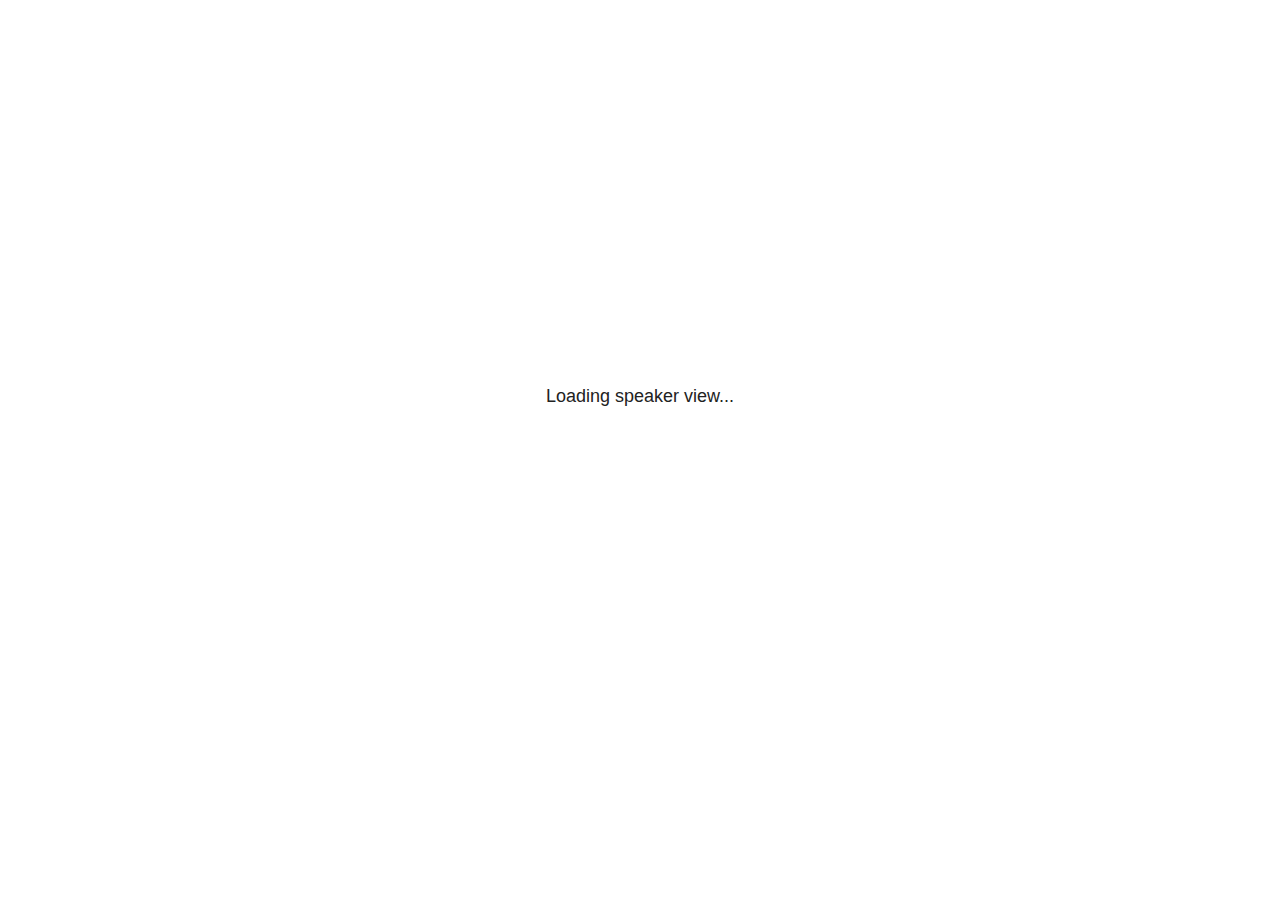
<file: docs/site_libs/revealjs/plugin/notes/speaker-view.html>
<!--
	NOTE: You need to build the notes plugin after making changes to this file.
-->
<html lang="en">
	<head>
		<meta charset="utf-8">

		<title>reveal.js - Speaker View</title>

		<style>
			body {
				font-family: Helvetica;
				font-size: 18px;
			}

			#current-slide,
			#upcoming-slide,
			#speaker-controls {
				padding: 6px;
				box-sizing: border-box;
				-moz-box-sizing: border-box;
			}

			#current-slide iframe,
			#upcoming-slide iframe {
				width: 100%;
				height: 100%;
				border: 1px solid #ddd;
			}

			#current-slide .label,
			#upcoming-slide .label {
				position: absolute;
				top: 10px;
				left: 10px;
				z-index: 2;
			}

			#connection-status {
				position: absolute;
				top: 0;
				left: 0;
				width: 100%;
				height: 100%;
				z-index: 20;
				padding: 30% 20% 20% 20%;
				font-size: 18px;
				color: #222;
				background: #fff;
				text-align: center;
				box-sizing: border-box;
				line-height: 1.4;
			}

			.overlay-element {
				height: 34px;
				line-height: 34px;
				padding: 0 10px;
				text-shadow: none;
				background: rgba( 220, 220, 220, 0.8 );
				color: #222;
				font-size: 14px;
			}

			.overlay-element.interactive:hover {
				background: rgba( 220, 220, 220, 1 );
			}

			#current-slide {
				position: absolute;
				width: 60%;
				height: 100%;
				top: 0;
				left: 0;
				padding-right: 0;
			}

			#upcoming-slide {
				position: absolute;
				width: 40%;
				height: 40%;
				right: 0;
				top: 0;
			}

			/* Speaker controls */
			#speaker-controls {
				position: absolute;
				top: 40%;
				right: 0;
				width: 40%;
				height: 60%;
				overflow: auto;
				font-size: 18px;
			}

				.speaker-controls-time.hidden,
				.speaker-controls-notes.hidden {
					display: none;
				}

				.speaker-controls-time .label,
				.speaker-controls-pace .label,
				.speaker-controls-notes .label {
					text-transform: uppercase;
					font-weight: normal;
					font-size: 0.66em;
					color: #666;
					margin: 0;
				}

				.speaker-controls-time, .speaker-controls-pace {
					border-bottom: 1px solid rgba( 200, 200, 200, 0.5 );
					margin-bottom: 10px;
					padding: 10px 16px;
					padding-bottom: 20px;
					cursor: pointer;
				}

				.speaker-controls-time .reset-button {
					opacity: 0;
					float: right;
					color: #666;
					text-decoration: none;
				}
				.speaker-controls-time:hover .reset-button {
					opacity: 1;
				}

				.speaker-controls-time .timer,
				.speaker-controls-time .clock {
					width: 50%;
				}

				.speaker-controls-time .timer,
				.speaker-controls-time .clock,
				.speaker-controls-time .pacing .hours-value,
				.speaker-controls-time .pacing .minutes-value,
				.speaker-controls-time .pacing .seconds-value {
					font-size: 1.9em;
				}

				.speaker-controls-time .timer {
					float: left;
				}

				.speaker-controls-time .clock {
					float: right;
					text-align: right;
				}

				.speaker-controls-time span.mute {
					opacity: 0.3;
				}

				.speaker-controls-time .pacing-title {
					margin-top: 5px;
				}

				.speaker-controls-time .pacing.ahead {
					color: blue;
				}

				.speaker-controls-time .pacing.on-track {
					color: green;
				}

				.speaker-controls-time .pacing.behind {
					color: red;
				}

				.speaker-controls-notes {
					padding: 10px 16px;
				}

				.speaker-controls-notes .value {
					margin-top: 5px;
					line-height: 1.4;
					font-size: 1.2em;
				}

			/* Layout selector */
			#speaker-layout {
				position: absolute;
				top: 10px;
				right: 10px;
				color: #222;
				z-index: 10;
			}
				#speaker-layout select {
					position: absolute;
					width: 100%;
					height: 100%;
					top: 0;
					left: 0;
					border: 0;
					box-shadow: 0;
					cursor: pointer;
					opacity: 0;

					font-size: 1em;
					background-color: transparent;

					-moz-appearance: none;
					-webkit-appearance: none;
					-webkit-tap-highlight-color: rgba(0, 0, 0, 0);
				}

				#speaker-layout select:focus {
					outline: none;
					box-shadow: none;
				}

			.clear {
				clear: both;
			}

			/* Speaker layout: Wide */
			body[data-speaker-layout="wide"] #current-slide,
			body[data-speaker-layout="wide"] #upcoming-slide {
				width: 50%;
				height: 45%;
				padding: 6px;
			}

			body[data-speaker-layout="wide"] #current-slide {
				top: 0;
				left: 0;
			}

			body[data-speaker-layout="wide"] #upcoming-slide {
				top: 0;
				left: 50%;
			}

			body[data-speaker-layout="wide"] #speaker-controls {
				top: 45%;
				left: 0;
				width: 100%;
				height: 50%;
				font-size: 1.25em;
			}

			/* Speaker layout: Tall */
			body[data-speaker-layout="tall"] #current-slide,
			body[data-speaker-layout="tall"] #upcoming-slide {
				width: 45%;
				height: 50%;
				padding: 6px;
			}

			body[data-speaker-layout="tall"] #current-slide {
				top: 0;
				left: 0;
			}

			body[data-speaker-layout="tall"] #upcoming-slide {
				top: 50%;
				left: 0;
			}

			body[data-speaker-layout="tall"] #speaker-controls {
				padding-top: 40px;
				top: 0;
				left: 45%;
				width: 55%;
				height: 100%;
				font-size: 1.25em;
			}

			/* Speaker layout: Notes only */
			body[data-speaker-layout="notes-only"] #current-slide,
			body[data-speaker-layout="notes-only"] #upcoming-slide {
				display: none;
			}

			body[data-speaker-layout="notes-only"] #speaker-controls {
				padding-top: 40px;
				top: 0;
				left: 0;
				width: 100%;
				height: 100%;
				font-size: 1.25em;
			}

			@media screen and (max-width: 1080px) {
				body[data-speaker-layout="default"] #speaker-controls {
					font-size: 16px;
				}
			}

			@media screen and (max-width: 900px) {
				body[data-speaker-layout="default"] #speaker-controls {
					font-size: 14px;
				}
			}

			@media screen and (max-width: 800px) {
				body[data-speaker-layout="default"] #speaker-controls {
					font-size: 12px;
				}
			}

		</style>
	</head>

	<body>

		<div id="connection-status">Loading speaker view...</div>

		<div id="current-slide"></div>
		<div id="upcoming-slide"><span class="overlay-element label">Upcoming</span></div>
		<div id="speaker-controls">
			<div class="speaker-controls-time">
				<h4 class="label">Time <span class="reset-button">Click to Reset</span></h4>
				<div class="clock">
					<span class="clock-value">0:00 AM</span>
				</div>
				<div class="timer">
					<span class="hours-value">00</span><span class="minutes-value">:00</span><span class="seconds-value">:00</span>
				</div>
				<div class="clear"></div>

				<h4 class="label pacing-title" style="display: none">Pacing – Time to finish current slide</h4>
				<div class="pacing" style="display: none">
					<span class="hours-value">00</span><span class="minutes-value">:00</span><span class="seconds-value">:00</span>
				</div>
			</div>

			<div class="speaker-controls-notes hidden">
				<h4 class="label">Notes</h4>
				<div class="value"></div>
			</div>
		</div>
		<div id="speaker-layout" class="overlay-element interactive">
			<span class="speaker-layout-label"></span>
			<select class="speaker-layout-dropdown"></select>
		</div>

		<script>

			(function() {

				var notes,
					notesValue,
					currentState,
					currentSlide,
					upcomingSlide,
					layoutLabel,
					layoutDropdown,
					pendingCalls = {},
					lastRevealApiCallId = 0,
					connected = false,
					whitelistedWindows = [window.opener];

				var SPEAKER_LAYOUTS = {
					'default': 'Default',
					'wide': 'Wide',
					'tall': 'Tall',
					'notes-only': 'Notes only'
				};

				setupLayout();

				var connectionStatus = document.querySelector( '#connection-status' );
				var connectionTimeout = setTimeout( function() {
					connectionStatus.innerHTML = 'Error connecting to main window.<br>Please try closing and reopening the speaker view.';
				}, 5000 );
;
				window.addEventListener( 'message', function( event ) {

					// Validate the origin of this message to prevent XSS
					if( window.location.origin !== event.origin && whitelistedWindows.indexOf( event.source ) === -1 ) {
						return;
					}

					clearTimeout( connectionTimeout );
					connectionStatus.style.display = 'none';

					var data = JSON.parse( event.data );

					// The overview mode is only useful to the reveal.js instance
					// where navigation occurs so we don't sync it
					if( data.state ) delete data.state.overview;

					// Messages sent by the notes plugin inside of the main window
					if( data && data.namespace === 'reveal-notes' ) {
						if( data.type === 'connect' ) {
							handleConnectMessage( data );
						}
						else if( data.type === 'state' ) {
							handleStateMessage( data );
						}
						else if( data.type === 'return' ) {
							pendingCalls[data.callId](data.result);
							delete pendingCalls[data.callId];
						}
					}
					// Messages sent by the reveal.js inside of the current slide preview
					else if( data && data.namespace === 'reveal' ) {
						if( /ready/.test( data.eventName ) ) {
							// Send a message back to notify that the handshake is complete
							window.opener.postMessage( JSON.stringify({ namespace: 'reveal-notes', type: 'connected'} ), '*' );
						}
						else if( /slidechanged|fragmentshown|fragmenthidden|paused|resumed/.test( data.eventName ) && currentState !== JSON.stringify( data.state ) ) {

							dispatchStateToMainWindow( data.state );

						}
					}

				} );

				/**
				 * Updates the presentation in the main window to match the state
				 * of the presentation in the notes window.
				 */
				const dispatchStateToMainWindow = debounce(( state ) => {
					window.opener.postMessage( JSON.stringify({ method: 'setState', args: [ state ]} ), '*' );
				}, 500);

				/**
				 * Asynchronously calls the Reveal.js API of the main frame.
				 */
				function callRevealApi( methodName, methodArguments, callback ) {

					var callId = ++lastRevealApiCallId;
					pendingCalls[callId] = callback;
					window.opener.postMessage( JSON.stringify( {
						namespace: 'reveal-notes',
						type: 'call',
						callId: callId,
						methodName: methodName,
						arguments: methodArguments
					} ), '*' );

				}

				/**
				 * Called when the main window is trying to establish a
				 * connection.
				 */
				function handleConnectMessage( data ) {

					if( connected === false ) {
						connected = true;

						setupIframes( data );
						setupKeyboard();
						setupNotes();
						setupTimer();
						setupHeartbeat();
					}

				}

				/**
				 * Called when the main window sends an updated state.
				 */
				function handleStateMessage( data ) {

					// Store the most recently set state to avoid circular loops
					// applying the same state
					currentState = JSON.stringify( data.state );

					// No need for updating the notes in case of fragment changes
					if ( data.notes ) {
						notes.classList.remove( 'hidden' );
						notesValue.style.whiteSpace = data.whitespace;
						if( data.markdown ) {
							notesValue.innerHTML = marked( data.notes );
						}
						else {
							notesValue.innerHTML = data.notes;
						}
					}
					else {
						notes.classList.add( 'hidden' );
					}

					// Update the note slides
					currentSlide.contentWindow.postMessage( JSON.stringify({ method: 'setState', args: [ data.state ] }), '*' );
					upcomingSlide.contentWindow.postMessage( JSON.stringify({ method: 'setState', args: [ data.state ] }), '*' );
					upcomingSlide.contentWindow.postMessage( JSON.stringify({ method: 'next' }), '*' );

				}

				// Limit to max one state update per X ms
				handleStateMessage = debounce( handleStateMessage, 200 );

				/**
				 * Forward keyboard events to the current slide window.
				 * This enables keyboard events to work even if focus
				 * isn't set on the current slide iframe.
				 *
				 * Block F5 default handling, it reloads and disconnects
				 * the speaker notes window.
				 */
				function setupKeyboard() {

					document.addEventListener( 'keydown', function( event ) {
						if( event.keyCode === 116 || ( event.metaKey && event.keyCode === 82 ) ) {
							event.preventDefault();
							return false;
						}
						currentSlide.contentWindow.postMessage( JSON.stringify({ method: 'triggerKey', args: [ event.keyCode ] }), '*' );
					} );

				}

				/**
				 * Creates the preview iframes.
				 */
				function setupIframes( data ) {

					var params = [
						'receiver',
						'progress=false',
						'history=false',
						'transition=none',
						'autoSlide=0',
						'backgroundTransition=none'
					].join( '&' );

					var urlSeparator = /\?/.test(data.url) ? '&' : '?';
					var hash = '#/' + data.state.indexh + '/' + data.state.indexv;
					var currentURL = data.url + urlSeparator + params + '&postMessageEvents=true' + hash;
					var upcomingURL = data.url + urlSeparator + params + '&controls=false' + hash;

					currentSlide = document.createElement( 'iframe' );
					currentSlide.setAttribute( 'width', 1280 );
					currentSlide.setAttribute( 'height', 1024 );
					currentSlide.setAttribute( 'src', currentURL );
					document.querySelector( '#current-slide' ).appendChild( currentSlide );

					upcomingSlide = document.createElement( 'iframe' );
					upcomingSlide.setAttribute( 'width', 640 );
					upcomingSlide.setAttribute( 'height', 512 );
					upcomingSlide.setAttribute( 'src', upcomingURL );
					document.querySelector( '#upcoming-slide' ).appendChild( upcomingSlide );

					whitelistedWindows.push( currentSlide.contentWindow, upcomingSlide.contentWindow );

				}

				/**
				 * Setup the notes UI.
				 */
				function setupNotes() {

					notes = document.querySelector( '.speaker-controls-notes' );
					notesValue = document.querySelector( '.speaker-controls-notes .value' );

				}

				/**
				 * We send out a heartbeat at all times to ensure we can
				 * reconnect with the main presentation window after reloads.
				 */
				function setupHeartbeat() {

					setInterval( () => {
						window.opener.postMessage( JSON.stringify({ namespace: 'reveal-notes', type: 'heartbeat'} ), '*' );
					}, 1000 );

				}

				function getTimings( callback ) {

					callRevealApi( 'getSlidesAttributes', [], function ( slideAttributes ) {
						callRevealApi( 'getConfig', [], function ( config ) {
							var totalTime = config.totalTime;
							var minTimePerSlide = config.minimumTimePerSlide || 0;
							var defaultTiming = config.defaultTiming;
							if ((defaultTiming == null) && (totalTime == null)) {
								callback(null);
								return;
							}
							// Setting totalTime overrides defaultTiming
							if (totalTime) {
								defaultTiming = 0;
							}
							var timings = [];
							for ( var i in slideAttributes ) {
								var slide = slideAttributes[ i ];
								var timing = defaultTiming;
								if( slide.hasOwnProperty( 'data-timing' )) {
									var t = slide[ 'data-timing' ];
									timing = parseInt(t);
									if( isNaN(timing) ) {
										console.warn("Could not parse timing '" + t + "' of slide " + i + "; using default of " + defaultTiming);
										timing = defaultTiming;
									}
								}
								timings.push(timing);
							}
							if ( totalTime ) {
								// After we've allocated time to individual slides, we summarize it and
								// subtract it from the total time
								var remainingTime = totalTime - timings.reduce( function(a, b) { return a + b; }, 0 );
								// The remaining time is divided by the number of slides that have 0 seconds
								// allocated at the moment, giving the average time-per-slide on the remaining slides
								var remainingSlides = (timings.filter( function(x) { return x == 0 }) ).length
								var timePerSlide = Math.round( remainingTime / remainingSlides, 0 )
								// And now we replace every zero-value timing with that average
								timings = timings.map( function(x) { return (x==0 ? timePerSlide : x) } );
							}
							var slidesUnderMinimum = timings.filter( function(x) { return (x < minTimePerSlide) } ).length
							if ( slidesUnderMinimum ) {
								message = "The pacing time for " + slidesUnderMinimum + " slide(s) is under the configured minimum of " + minTimePerSlide + " seconds. Check the data-timing attribute on individual slides, or consider increasing the totalTime or minimumTimePerSlide configuration options (or removing some slides).";
								alert(message);
							}
							callback( timings );
						} );
					} );

				}

				/**
				 * Return the number of seconds allocated for presenting
				 * all slides up to and including this one.
				 */
				function getTimeAllocated( timings, callback ) {

					callRevealApi( 'getSlidePastCount', [], function ( currentSlide ) {
						var allocated = 0;
						for (var i in timings.slice(0, currentSlide + 1)) {
							allocated += timings[i];
						}
						callback( allocated );
					} );

				}

				/**
				 * Create the timer and clock and start updating them
				 * at an interval.
				 */
				function setupTimer() {

					var start = new Date(),
					timeEl = document.querySelector( '.speaker-controls-time' ),
					clockEl = timeEl.querySelector( '.clock-value' ),
					hoursEl = timeEl.querySelector( '.hours-value' ),
					minutesEl = timeEl.querySelector( '.minutes-value' ),
					secondsEl = timeEl.querySelector( '.seconds-value' ),
					pacingTitleEl = timeEl.querySelector( '.pacing-title' ),
					pacingEl = timeEl.querySelector( '.pacing' ),
					pacingHoursEl = pacingEl.querySelector( '.hours-value' ),
					pacingMinutesEl = pacingEl.querySelector( '.minutes-value' ),
					pacingSecondsEl = pacingEl.querySelector( '.seconds-value' );

					var timings = null;
					getTimings( function ( _timings ) {

						timings = _timings;
						if (_timings !== null) {
							pacingTitleEl.style.removeProperty('display');
							pacingEl.style.removeProperty('display');
						}

						// Update once directly
						_updateTimer();

						// Then update every second
						setInterval( _updateTimer, 1000 );

					} );


					function _resetTimer() {

						if (timings == null) {
							start = new Date();
							_updateTimer();
						}
						else {
							// Reset timer to beginning of current slide
							getTimeAllocated( timings, function ( slideEndTimingSeconds ) {
								var slideEndTiming = slideEndTimingSeconds * 1000;
								callRevealApi( 'getSlidePastCount', [], function ( currentSlide ) {
									var currentSlideTiming = timings[currentSlide] * 1000;
									var previousSlidesTiming = slideEndTiming - currentSlideTiming;
									var now = new Date();
									start = new Date(now.getTime() - previousSlidesTiming);
									_updateTimer();
								} );
							} );
						}

					}

					timeEl.addEventListener( 'click', function() {
						_resetTimer();
						return false;
					} );

					function _displayTime( hrEl, minEl, secEl, time) {

						var sign = Math.sign(time) == -1 ? "-" : "";
						time = Math.abs(Math.round(time / 1000));
						var seconds = time % 60;
						var minutes = Math.floor( time / 60 ) % 60 ;
						var hours = Math.floor( time / ( 60 * 60 )) ;
						hrEl.innerHTML = sign + zeroPadInteger( hours );
						if (hours == 0) {
							hrEl.classList.add( 'mute' );
						}
						else {
							hrEl.classList.remove( 'mute' );
						}
						minEl.innerHTML = ':' + zeroPadInteger( minutes );
						if (hours == 0 && minutes == 0) {
							minEl.classList.add( 'mute' );
						}
						else {
							minEl.classList.remove( 'mute' );
						}
						secEl.innerHTML = ':' + zeroPadInteger( seconds );
					}

					function _updateTimer() {

						var diff, hours, minutes, seconds,
						now = new Date();

						diff = now.getTime() - start.getTime();

						clockEl.innerHTML = now.toLocaleTimeString( 'en-US', { hour12: true, hour: '2-digit', minute:'2-digit' } );
						_displayTime( hoursEl, minutesEl, secondsEl, diff );
						if (timings !== null) {
							_updatePacing(diff);
						}

					}

					function _updatePacing(diff) {

						getTimeAllocated( timings, function ( slideEndTimingSeconds ) {
							var slideEndTiming = slideEndTimingSeconds * 1000;

							callRevealApi( 'getSlidePastCount', [], function ( currentSlide ) {
								var currentSlideTiming = timings[currentSlide] * 1000;
								var timeLeftCurrentSlide = slideEndTiming - diff;
								if (timeLeftCurrentSlide < 0) {
									pacingEl.className = 'pacing behind';
								}
								else if (timeLeftCurrentSlide < currentSlideTiming) {
									pacingEl.className = 'pacing on-track';
								}
								else {
									pacingEl.className = 'pacing ahead';
								}
								_displayTime( pacingHoursEl, pacingMinutesEl, pacingSecondsEl, timeLeftCurrentSlide );
							} );
						} );
					}

				}

				/**
				 * Sets up the speaker view layout and layout selector.
				 */
				function setupLayout() {

					layoutDropdown = document.querySelector( '.speaker-layout-dropdown' );
					layoutLabel = document.querySelector( '.speaker-layout-label' );

					// Render the list of available layouts
					for( var id in SPEAKER_LAYOUTS ) {
						var option = document.createElement( 'option' );
						option.setAttribute( 'value', id );
						option.textContent = SPEAKER_LAYOUTS[ id ];
						layoutDropdown.appendChild( option );
					}

					// Monitor the dropdown for changes
					layoutDropdown.addEventListener( 'change', function( event ) {

						setLayout( layoutDropdown.value );

					}, false );

					// Restore any currently persisted layout
					setLayout( getLayout() );

				}

				/**
				 * Sets a new speaker view layout. The layout is persisted
				 * in local storage.
				 */
				function setLayout( value ) {

					var title = SPEAKER_LAYOUTS[ value ];

					layoutLabel.innerHTML = 'Layout' + ( title ? ( ': ' + title ) : '' );
					layoutDropdown.value = value;

					document.body.setAttribute( 'data-speaker-layout', value );

					// Persist locally
					if( supportsLocalStorage() ) {
						window.localStorage.setItem( 'reveal-speaker-layout', value );
					}

				}

				/**
				 * Returns the ID of the most recently set speaker layout
				 * or our default layout if none has been set.
				 */
				function getLayout() {

					if( supportsLocalStorage() ) {
						var layout = window.localStorage.getItem( 'reveal-speaker-layout' );
						if( layout ) {
							return layout;
						}
					}

					// Default to the first record in the layouts hash
					for( var id in SPEAKER_LAYOUTS ) {
						return id;
					}

				}

				function supportsLocalStorage() {

					try {
						localStorage.setItem('test', 'test');
						localStorage.removeItem('test');
						return true;
					}
					catch( e ) {
						return false;
					}

				}

				function zeroPadInteger( num ) {

					var str = '00' + parseInt( num );
					return str.substring( str.length - 2 );

				}

				/**
				 * Limits the frequency at which a function can be called.
				 */
				function debounce( fn, ms ) {

					var lastTime = 0,
						timeout;

					return function() {

						var args = arguments;
						var context = this;

						clearTimeout( timeout );

						var timeSinceLastCall = Date.now() - lastTime;
						if( timeSinceLastCall > ms ) {
							fn.apply( context, args );
							lastTime = Date.now();
						}
						else {
							timeout = setTimeout( function() {
								fn.apply( context, args );
								lastTime = Date.now();
							}, ms - timeSinceLastCall );
						}

					}

				}

			})();

		</script>
	</body>
</html>
</file>
<file: docs/site_libs/quarto-html/tippy.css>
.tippy-box[data-animation=fade][data-state=hidden]{opacity:0}[data-tippy-root]{max-width:calc(100vw - 10px)}.tippy-box{position:relative;background-color:#333;color:#fff;border-radius:4px;font-size:14px;line-height:1.4;white-space:normal;outline:0;transition-property:transform,visibility,opacity}.tippy-box[data-placement^=top]>.tippy-arrow{bottom:0}.tippy-box[data-placement^=top]>.tippy-arrow:before{bottom:-7px;left:0;border-width:8px 8px 0;border-top-color:initial;transform-origin:center top}.tippy-box[data-placement^=bottom]>.tippy-arrow{top:0}.tippy-box[data-placement^=bottom]>.tippy-arrow:before{top:-7px;left:0;border-width:0 8px 8px;border-bottom-color:initial;transform-origin:center bottom}.tippy-box[data-placement^=left]>.tippy-arrow{right:0}.tippy-box[data-placement^=left]>.tippy-arrow:before{border-width:8px 0 8px 8px;border-left-color:initial;right:-7px;transform-origin:center left}.tippy-box[data-placement^=right]>.tippy-arrow{left:0}.tippy-box[data-placement^=right]>.tippy-arrow:before{left:-7px;border-width:8px 8px 8px 0;border-right-color:initial;transform-origin:center right}.tippy-box[data-inertia][data-state=visible]{transition-timing-function:cubic-bezier(.54,1.5,.38,1.11)}.tippy-arrow{width:16px;height:16px;color:#333}.tippy-arrow:before{content:"";position:absolute;border-color:transparent;border-style:solid}.tippy-content{position:relative;padding:5px 9px;z-index:1}
</file>
<file: docs/site_libs/quarto-html/quarto-syntax-highlighting.css>
/* quarto syntax highlight colors */
:root {
  --quarto-hl-ot-color: #003B4F;
  --quarto-hl-at-color: #657422;
  --quarto-hl-ss-color: #20794D;
  --quarto-hl-an-color: #5E5E5E;
  --quarto-hl-fu-color: #4758AB;
  --quarto-hl-st-color: #20794D;
  --quarto-hl-cf-color: #003B4F;
  --quarto-hl-op-color: #5E5E5E;
  --quarto-hl-er-color: #AD0000;
  --quarto-hl-bn-color: #AD0000;
  --quarto-hl-al-color: #AD0000;
  --quarto-hl-va-color: #111111;
  --quarto-hl-bu-color: inherit;
  --quarto-hl-ex-color: inherit;
  --quarto-hl-pp-color: #AD0000;
  --quarto-hl-in-color: #5E5E5E;
  --quarto-hl-vs-color: #20794D;
  --quarto-hl-wa-color: #5E5E5E;
  --quarto-hl-do-color: #5E5E5E;
  --quarto-hl-im-color: #00769E;
  --quarto-hl-ch-color: #20794D;
  --quarto-hl-dt-color: #AD0000;
  --quarto-hl-fl-color: #AD0000;
  --quarto-hl-co-color: #5E5E5E;
  --quarto-hl-cv-color: #5E5E5E;
  --quarto-hl-cn-color: #8f5902;
  --quarto-hl-sc-color: #5E5E5E;
  --quarto-hl-dv-color: #AD0000;
  --quarto-hl-kw-color: #003B4F;
}

/* other quarto variables */
:root {
  --quarto-font-monospace: SFMono-Regular, Menlo, Monaco, Consolas, "Liberation Mono", "Courier New", monospace;
}

pre > code.sourceCode > span {
  color: #003B4F;
}

code span {
  color: #003B4F;
}

code.sourceCode > span {
  color: #003B4F;
}

div.sourceCode,
div.sourceCode pre.sourceCode {
  color: #003B4F;
}

code span.ot {
  color: #003B4F;
  font-style: inherit;
}

code span.at {
  color: #657422;
  font-style: inherit;
}

code span.ss {
  color: #20794D;
  font-style: inherit;
}

code span.an {
  color: #5E5E5E;
  font-style: inherit;
}

code span.fu {
  color: #4758AB;
  font-style: inherit;
}

code span.st {
  color: #20794D;
  font-style: inherit;
}

code span.cf {
  color: #003B4F;
  font-style: inherit;
}

code span.op {
  color: #5E5E5E;
  font-style: inherit;
}

code span.er {
  color: #AD0000;
  font-style: inherit;
}

code span.bn {
  color: #AD0000;
  font-style: inherit;
}

code span.al {
  color: #AD0000;
  font-style: inherit;
}

code span.va {
  color: #111111;
  font-style: inherit;
}

code span.bu {
  font-style: inherit;
}

code span.ex {
  font-style: inherit;
}

code span.pp {
  color: #AD0000;
  font-style: inherit;
}

code span.in {
  color: #5E5E5E;
  font-style: inherit;
}

code span.vs {
  color: #20794D;
  font-style: inherit;
}

code span.wa {
  color: #5E5E5E;
  font-style: italic;
}

code span.do {
  color: #5E5E5E;
  font-style: italic;
}

code span.im {
  color: #00769E;
  font-style: inherit;
}

code span.ch {
  color: #20794D;
  font-style: inherit;
}

code span.dt {
  color: #AD0000;
  font-style: inherit;
}

code span.fl {
  color: #AD0000;
  font-style: inherit;
}

code span.co {
  color: #5E5E5E;
  font-style: inherit;
}

code span.cv {
  color: #5E5E5E;
  font-style: italic;
}

code span.cn {
  color: #8f5902;
  font-style: inherit;
}

code span.sc {
  color: #5E5E5E;
  font-style: inherit;
}

code span.dv {
  color: #AD0000;
  font-style: inherit;
}

code span.kw {
  color: #003B4F;
  font-style: inherit;
}

.prevent-inlining {
  content: "</";
}

/*# sourceMappingURL=debc5d5d77c3f9108843748ff7464032.css.map */
</file>
<file: docs/site_libs/quarto-html/quarto-syntax-highlighting-dark.css>
/* quarto syntax highlight colors */
:root {
  --quarto-hl-al-color: #f07178;
  --quarto-hl-an-color: #d4d0ab;
  --quarto-hl-at-color: #00e0e0;
  --quarto-hl-bn-color: #d4d0ab;
  --quarto-hl-bu-color: #abe338;
  --quarto-hl-ch-color: #abe338;
  --quarto-hl-co-color: #f8f8f2;
  --quarto-hl-cv-color: #ffd700;
  --quarto-hl-cn-color: #ffd700;
  --quarto-hl-cf-color: #ffa07a;
  --quarto-hl-dt-color: #ffa07a;
  --quarto-hl-dv-color: #d4d0ab;
  --quarto-hl-do-color: #f8f8f2;
  --quarto-hl-er-color: #f07178;
  --quarto-hl-ex-color: #00e0e0;
  --quarto-hl-fl-color: #d4d0ab;
  --quarto-hl-fu-color: #ffa07a;
  --quarto-hl-im-color: #abe338;
  --quarto-hl-in-color: #d4d0ab;
  --quarto-hl-kw-color: #ffa07a;
  --quarto-hl-op-color: #ffa07a;
  --quarto-hl-ot-color: #00e0e0;
  --quarto-hl-pp-color: #dcc6e0;
  --quarto-hl-re-color: #00e0e0;
  --quarto-hl-sc-color: #abe338;
  --quarto-hl-ss-color: #abe338;
  --quarto-hl-st-color: #abe338;
  --quarto-hl-va-color: #00e0e0;
  --quarto-hl-vs-color: #abe338;
  --quarto-hl-wa-color: #dcc6e0;
}

/* other quarto variables */
:root {
  --quarto-font-monospace: SFMono-Regular, Menlo, Monaco, Consolas, "Liberation Mono", "Courier New", monospace;
}

code span.al {
  background-color: #2a0f15;
  font-weight: bold;
  color: #f07178;
}

code span.an {
  color: #d4d0ab;
}

code span.at {
  color: #00e0e0;
}

code span.bn {
  color: #d4d0ab;
}

code span.bu {
  color: #abe338;
}

code span.ch {
  color: #abe338;
}

code span.co {
  font-style: italic;
  color: #f8f8f2;
}

code span.cv {
  color: #ffd700;
}

code span.cn {
  color: #ffd700;
}

code span.cf {
  font-weight: bold;
  color: #ffa07a;
}

code span.dt {
  color: #ffa07a;
}

code span.dv {
  color: #d4d0ab;
}

code span.do {
  color: #f8f8f2;
}

code span.er {
  color: #f07178;
  text-decoration: underline;
}

code span.ex {
  font-weight: bold;
  color: #00e0e0;
}

code span.fl {
  color: #d4d0ab;
}

code span.fu {
  color: #ffa07a;
}

code span.im {
  color: #abe338;
}

code span.in {
  color: #d4d0ab;
}

code span.kw {
  font-weight: bold;
  color: #ffa07a;
}

pre > code.sourceCode > span {
  color: #f8f8f2;
}

code span {
  color: #f8f8f2;
}

code.sourceCode > span {
  color: #f8f8f2;
}

div.sourceCode,
div.sourceCode pre.sourceCode {
  color: #f8f8f2;
}

code span.op {
  color: #ffa07a;
}

code span.ot {
  color: #00e0e0;
}

code span.pp {
  color: #dcc6e0;
}

code span.re {
  background-color: #f8f8f2;
  color: #00e0e0;
}

code span.sc {
  color: #abe338;
}

code span.ss {
  color: #abe338;
}

code span.st {
  color: #abe338;
}

code span.va {
  color: #00e0e0;
}

code span.vs {
  color: #abe338;
}

code span.wa {
  color: #dcc6e0;
}

.prevent-inlining {
  content: "</";
}

/*# sourceMappingURL=935a306eefa94366c21e1a970dddb765.css.map */
</file>
<file: docs/styles.css>
.justify-text {
  text-align: justify;
}

.custom-materials-table {
  width: 100%;
  table-layout: auto;
  border-collapse: collapse;
}

.custom-materials-table td,
.custom-materials-table th {
  padding: 0.75em 1em;
  vertical-align: middle;
  border-bottom: 1px solid #ddd;
  word-wrap: break-word;
}

.custom-materials-table td:nth-child(1),
.custom-materials-table th:nth-child(1) {
  width: 35%;
  padding-right: 1.5em;
}

.custom-materials-table td:nth-child(2),
.custom-materials-table th:nth-child(2) {
  width: 45%;
  padding-right: 1.5em;
}

.custom-materials-table td:nth-child(3),
.custom-materials-table th:nth-child(3) {
  width: 20%;
  padding-right: 40px;
}



/* Thicker line under header row */
.custom-materials-table thead th {
  border-bottom: 2px solid #555;
  text-align: left;
}

/* Line at the bottom of the whole table */
.custom-materials-table tbody {
  border-bottom: 2px solid #ccc;
}

.sidebar-navigation .quarto-color-scheme-toggle:not(.alternate) .bi::before {
  background-image: url("data:image/svg+xml,<svg xmlns='http://www.w3.org/2000/svg' width='16' height='16' fill='rgba(204, 209, 213, 1)' class='bi bi-toggle-off' viewBox='0 0 16 16'><path d='M11 4a4 4 0 0 1 0 8H8a4.992 4.992 0 0 0 2-4 4.992 4.992 0 0 0-2-4h3zm-6 8a4 4 0 1 1 0-8 4 4 0 0 1 0 8zM0 8a5 5 0 0 0 5 5h6a5 5 0 0 0 0-10H5a5 5 0 0 0-5 5z'/></svg>");
}
</file>
<file: README_files/libs/quarto-html/tippy.css>
.tippy-box[data-animation=fade][data-state=hidden]{opacity:0}[data-tippy-root]{max-width:calc(100vw - 10px)}.tippy-box{position:relative;background-color:#333;color:#fff;border-radius:4px;font-size:14px;line-height:1.4;white-space:normal;outline:0;transition-property:transform,visibility,opacity}.tippy-box[data-placement^=top]>.tippy-arrow{bottom:0}.tippy-box[data-placement^=top]>.tippy-arrow:before{bottom:-7px;left:0;border-width:8px 8px 0;border-top-color:initial;transform-origin:center top}.tippy-box[data-placement^=bottom]>.tippy-arrow{top:0}.tippy-box[data-placement^=bottom]>.tippy-arrow:before{top:-7px;left:0;border-width:0 8px 8px;border-bottom-color:initial;transform-origin:center bottom}.tippy-box[data-placement^=left]>.tippy-arrow{right:0}.tippy-box[data-placement^=left]>.tippy-arrow:before{border-width:8px 0 8px 8px;border-left-color:initial;right:-7px;transform-origin:center left}.tippy-box[data-placement^=right]>.tippy-arrow{left:0}.tippy-box[data-placement^=right]>.tippy-arrow:before{left:-7px;border-width:8px 8px 8px 0;border-right-color:initial;transform-origin:center right}.tippy-box[data-inertia][data-state=visible]{transition-timing-function:cubic-bezier(.54,1.5,.38,1.11)}.tippy-arrow{width:16px;height:16px;color:#333}.tippy-arrow:before{content:"";position:absolute;border-color:transparent;border-style:solid}.tippy-content{position:relative;padding:5px 9px;z-index:1}
</file>
<file: README_files/libs/quarto-html/quarto-syntax-highlighting.css>
/* quarto syntax highlight colors */
:root {
  --quarto-hl-ot-color: #003B4F;
  --quarto-hl-at-color: #657422;
  --quarto-hl-ss-color: #20794D;
  --quarto-hl-an-color: #5E5E5E;
  --quarto-hl-fu-color: #4758AB;
  --quarto-hl-st-color: #20794D;
  --quarto-hl-cf-color: #003B4F;
  --quarto-hl-op-color: #5E5E5E;
  --quarto-hl-er-color: #AD0000;
  --quarto-hl-bn-color: #AD0000;
  --quarto-hl-al-color: #AD0000;
  --quarto-hl-va-color: #111111;
  --quarto-hl-bu-color: inherit;
  --quarto-hl-ex-color: inherit;
  --quarto-hl-pp-color: #AD0000;
  --quarto-hl-in-color: #5E5E5E;
  --quarto-hl-vs-color: #20794D;
  --quarto-hl-wa-color: #5E5E5E;
  --quarto-hl-do-color: #5E5E5E;
  --quarto-hl-im-color: #00769E;
  --quarto-hl-ch-color: #20794D;
  --quarto-hl-dt-color: #AD0000;
  --quarto-hl-fl-color: #AD0000;
  --quarto-hl-co-color: #5E5E5E;
  --quarto-hl-cv-color: #5E5E5E;
  --quarto-hl-cn-color: #8f5902;
  --quarto-hl-sc-color: #5E5E5E;
  --quarto-hl-dv-color: #AD0000;
  --quarto-hl-kw-color: #003B4F;
}

/* other quarto variables */
:root {
  --quarto-font-monospace: SFMono-Regular, Menlo, Monaco, Consolas, "Liberation Mono", "Courier New", monospace;
}

pre > code.sourceCode > span {
  color: #003B4F;
}

code span {
  color: #003B4F;
}

code.sourceCode > span {
  color: #003B4F;
}

div.sourceCode,
div.sourceCode pre.sourceCode {
  color: #003B4F;
}

code span.ot {
  color: #003B4F;
  font-style: inherit;
}

code span.at {
  color: #657422;
  font-style: inherit;
}

code span.ss {
  color: #20794D;
  font-style: inherit;
}

code span.an {
  color: #5E5E5E;
  font-style: inherit;
}

code span.fu {
  color: #4758AB;
  font-style: inherit;
}

code span.st {
  color: #20794D;
  font-style: inherit;
}

code span.cf {
  color: #003B4F;
  font-style: inherit;
}

code span.op {
  color: #5E5E5E;
  font-style: inherit;
}

code span.er {
  color: #AD0000;
  font-style: inherit;
}

code span.bn {
  color: #AD0000;
  font-style: inherit;
}

code span.al {
  color: #AD0000;
  font-style: inherit;
}

code span.va {
  color: #111111;
  font-style: inherit;
}

code span.bu {
  font-style: inherit;
}

code span.ex {
  font-style: inherit;
}

code span.pp {
  color: #AD0000;
  font-style: inherit;
}

code span.in {
  color: #5E5E5E;
  font-style: inherit;
}

code span.vs {
  color: #20794D;
  font-style: inherit;
}

code span.wa {
  color: #5E5E5E;
  font-style: italic;
}

code span.do {
  color: #5E5E5E;
  font-style: italic;
}

code span.im {
  color: #00769E;
  font-style: inherit;
}

code span.ch {
  color: #20794D;
  font-style: inherit;
}

code span.dt {
  color: #AD0000;
  font-style: inherit;
}

code span.fl {
  color: #AD0000;
  font-style: inherit;
}

code span.co {
  color: #5E5E5E;
  font-style: inherit;
}

code span.cv {
  color: #5E5E5E;
  font-style: italic;
}

code span.cn {
  color: #8f5902;
  font-style: inherit;
}

code span.sc {
  color: #5E5E5E;
  font-style: inherit;
}

code span.dv {
  color: #AD0000;
  font-style: inherit;
}

code span.kw {
  color: #003B4F;
  font-style: inherit;
}

.prevent-inlining {
  content: "</";
}

/*# sourceMappingURL=debc5d5d77c3f9108843748ff7464032.css.map */
</file>
